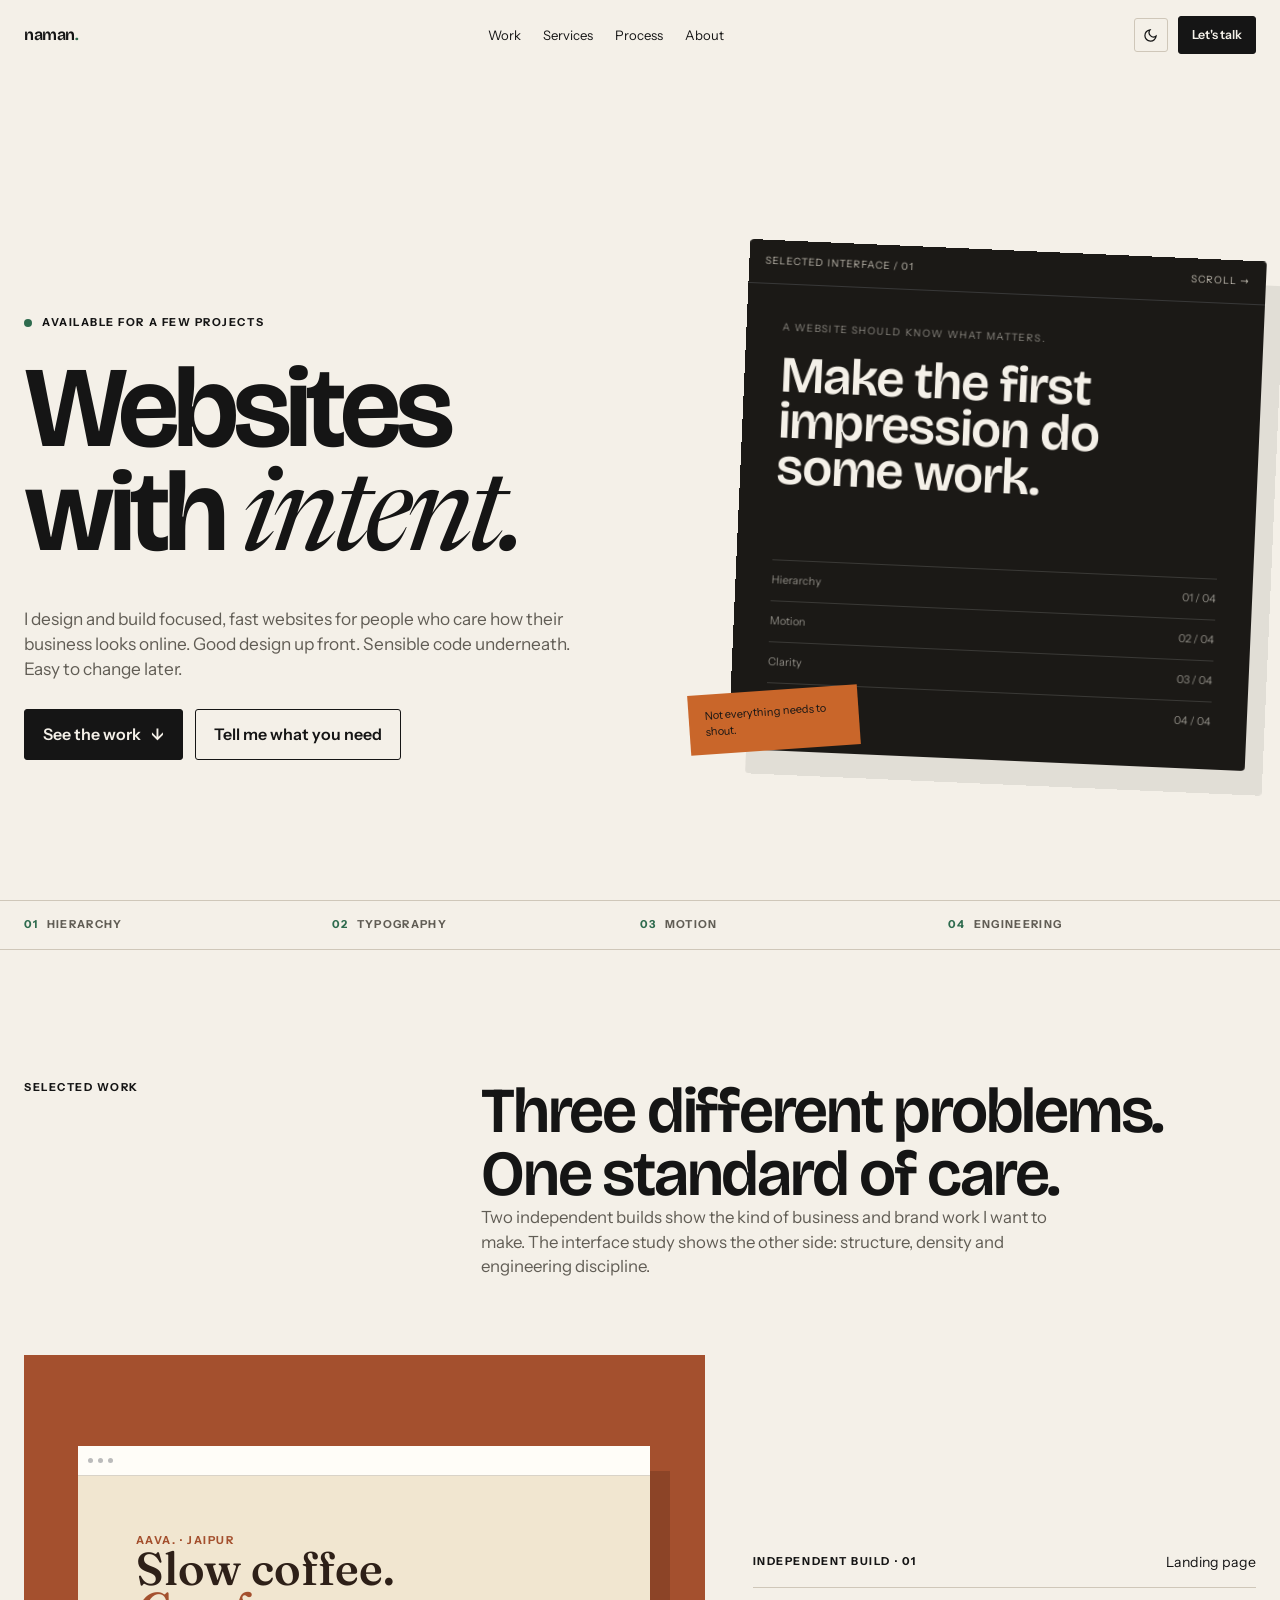
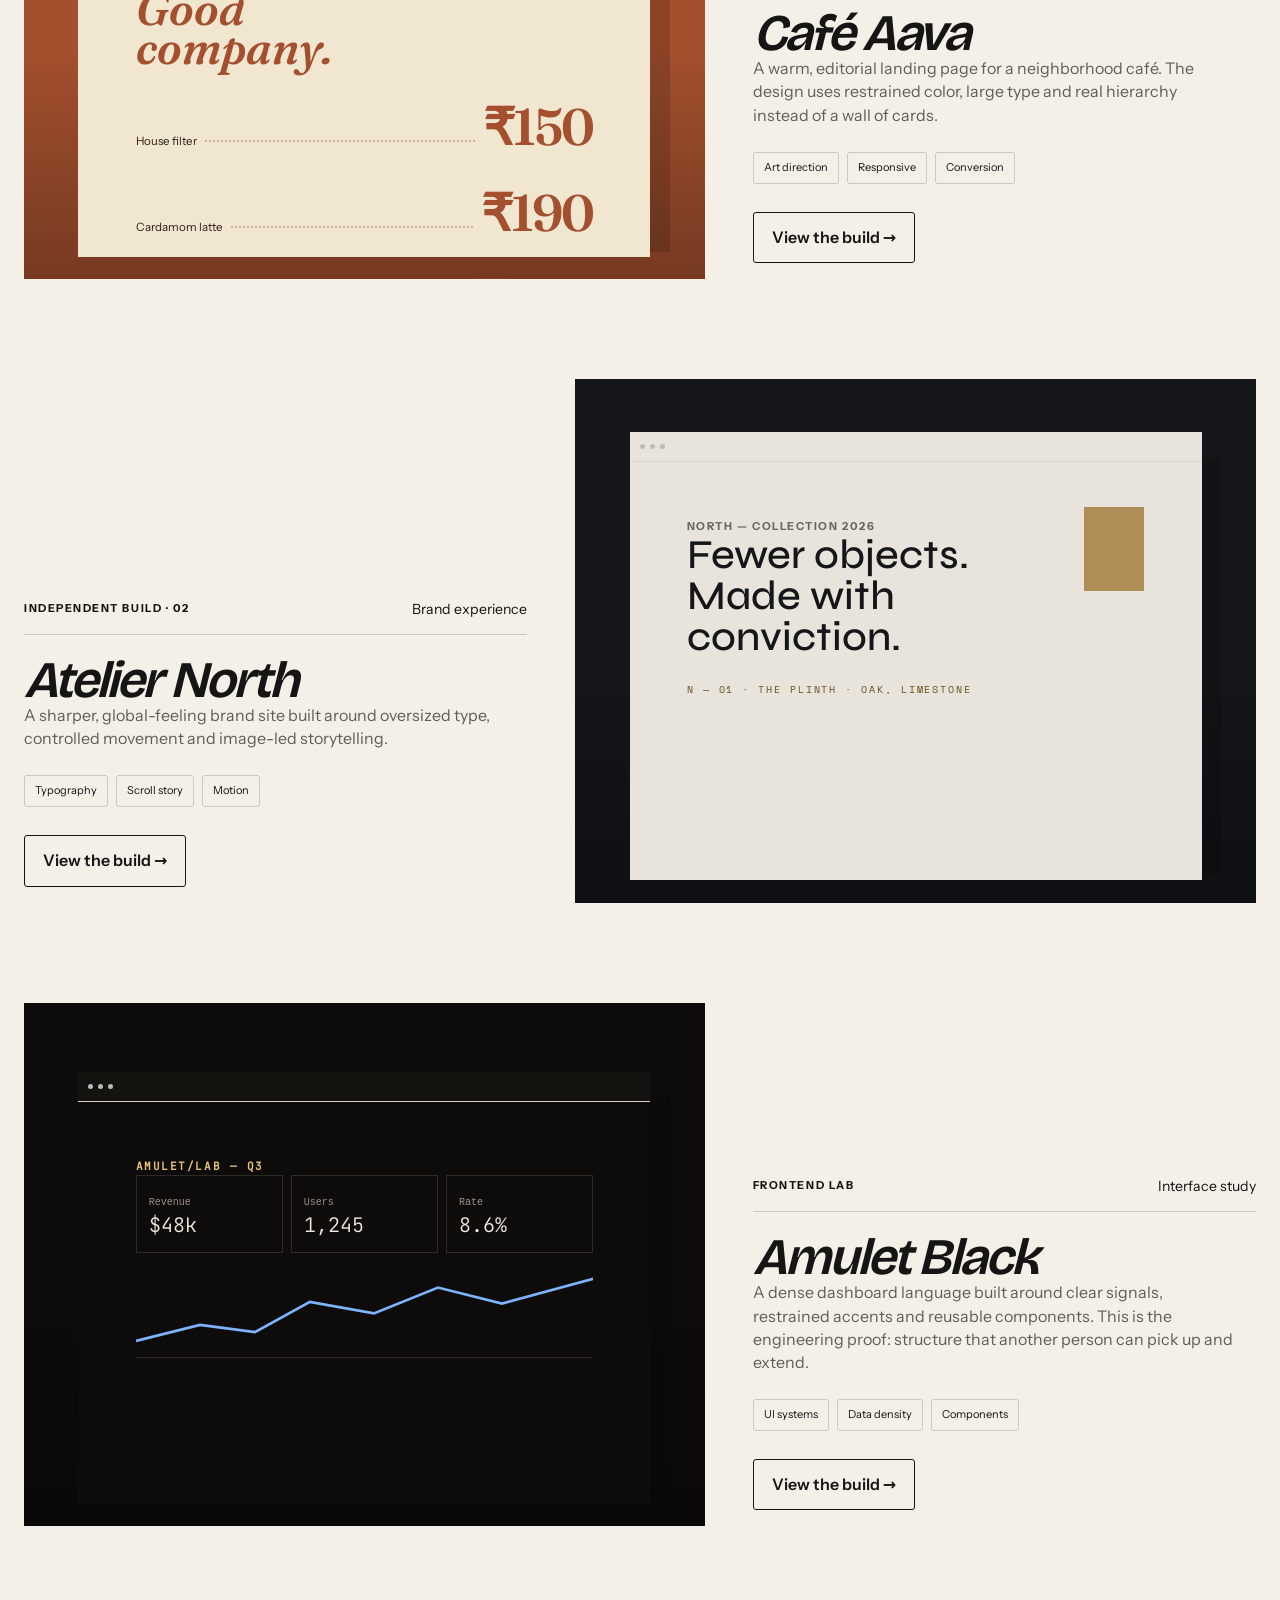
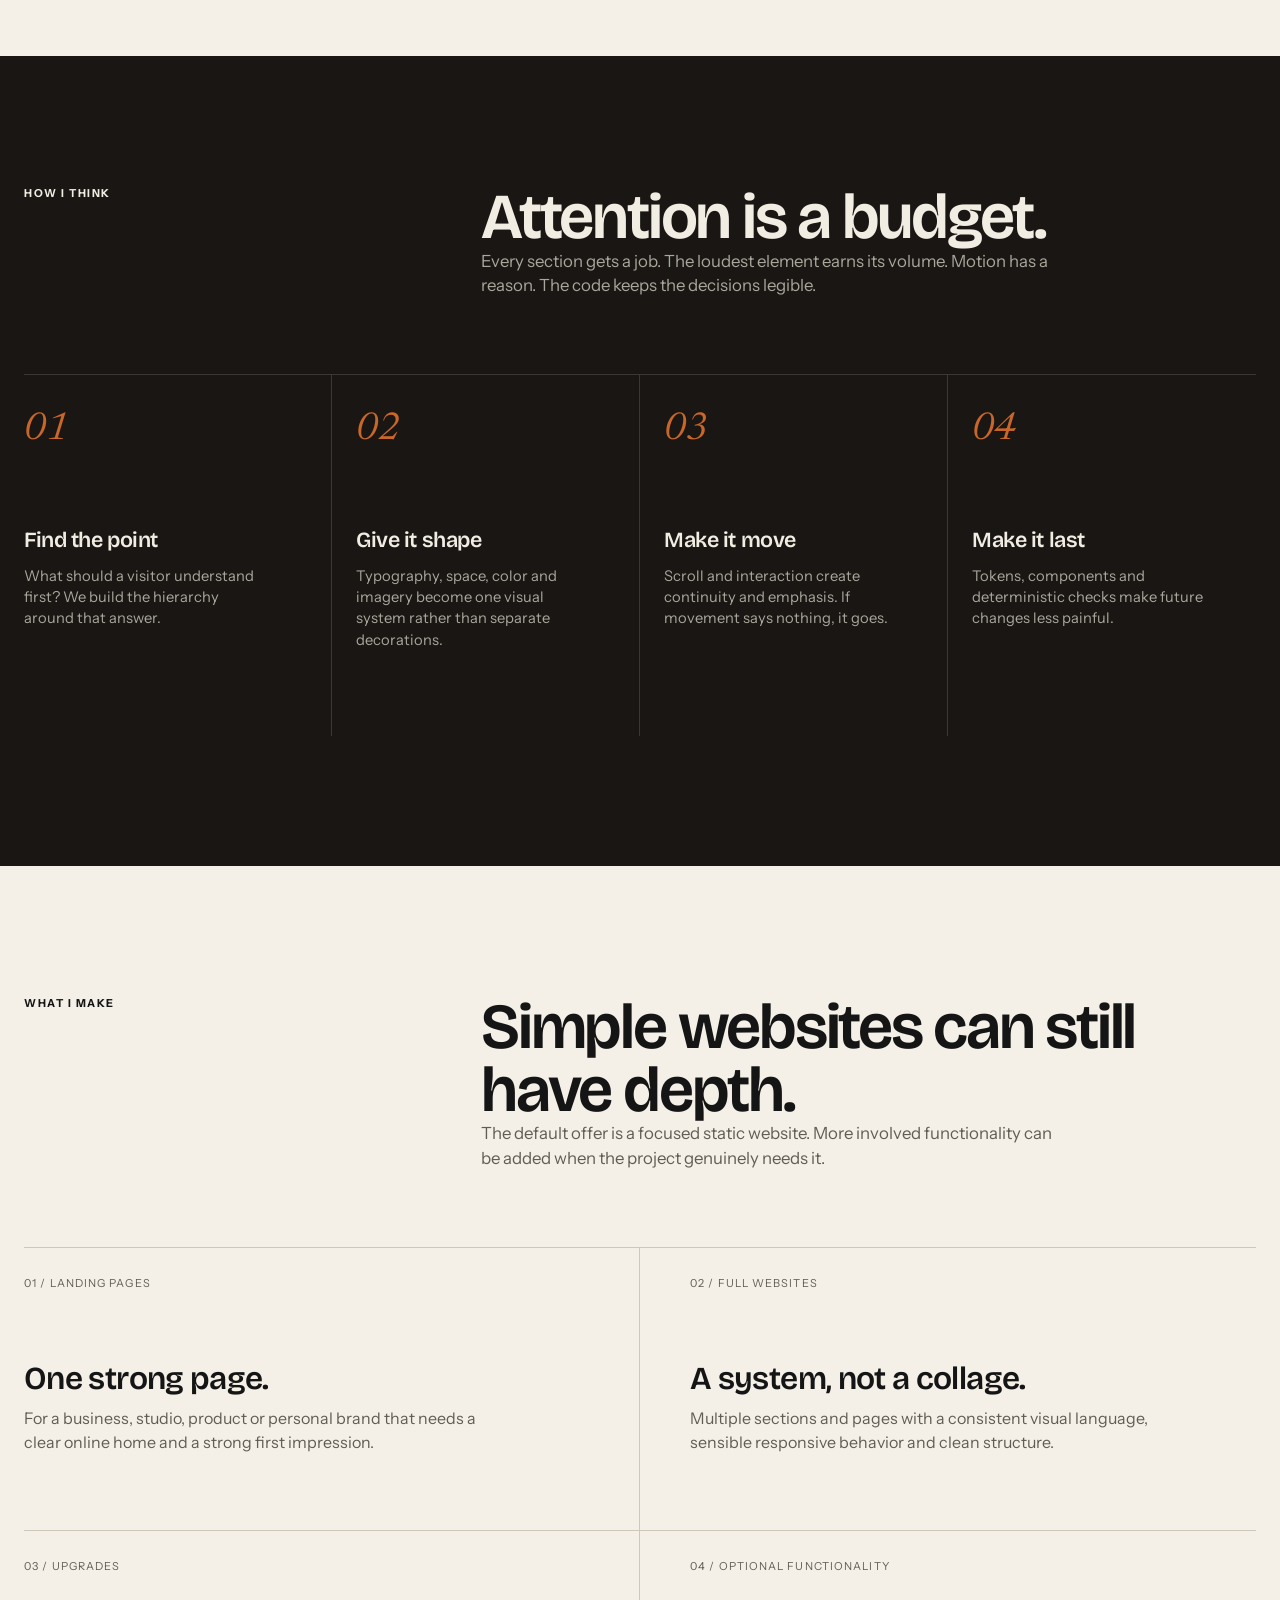
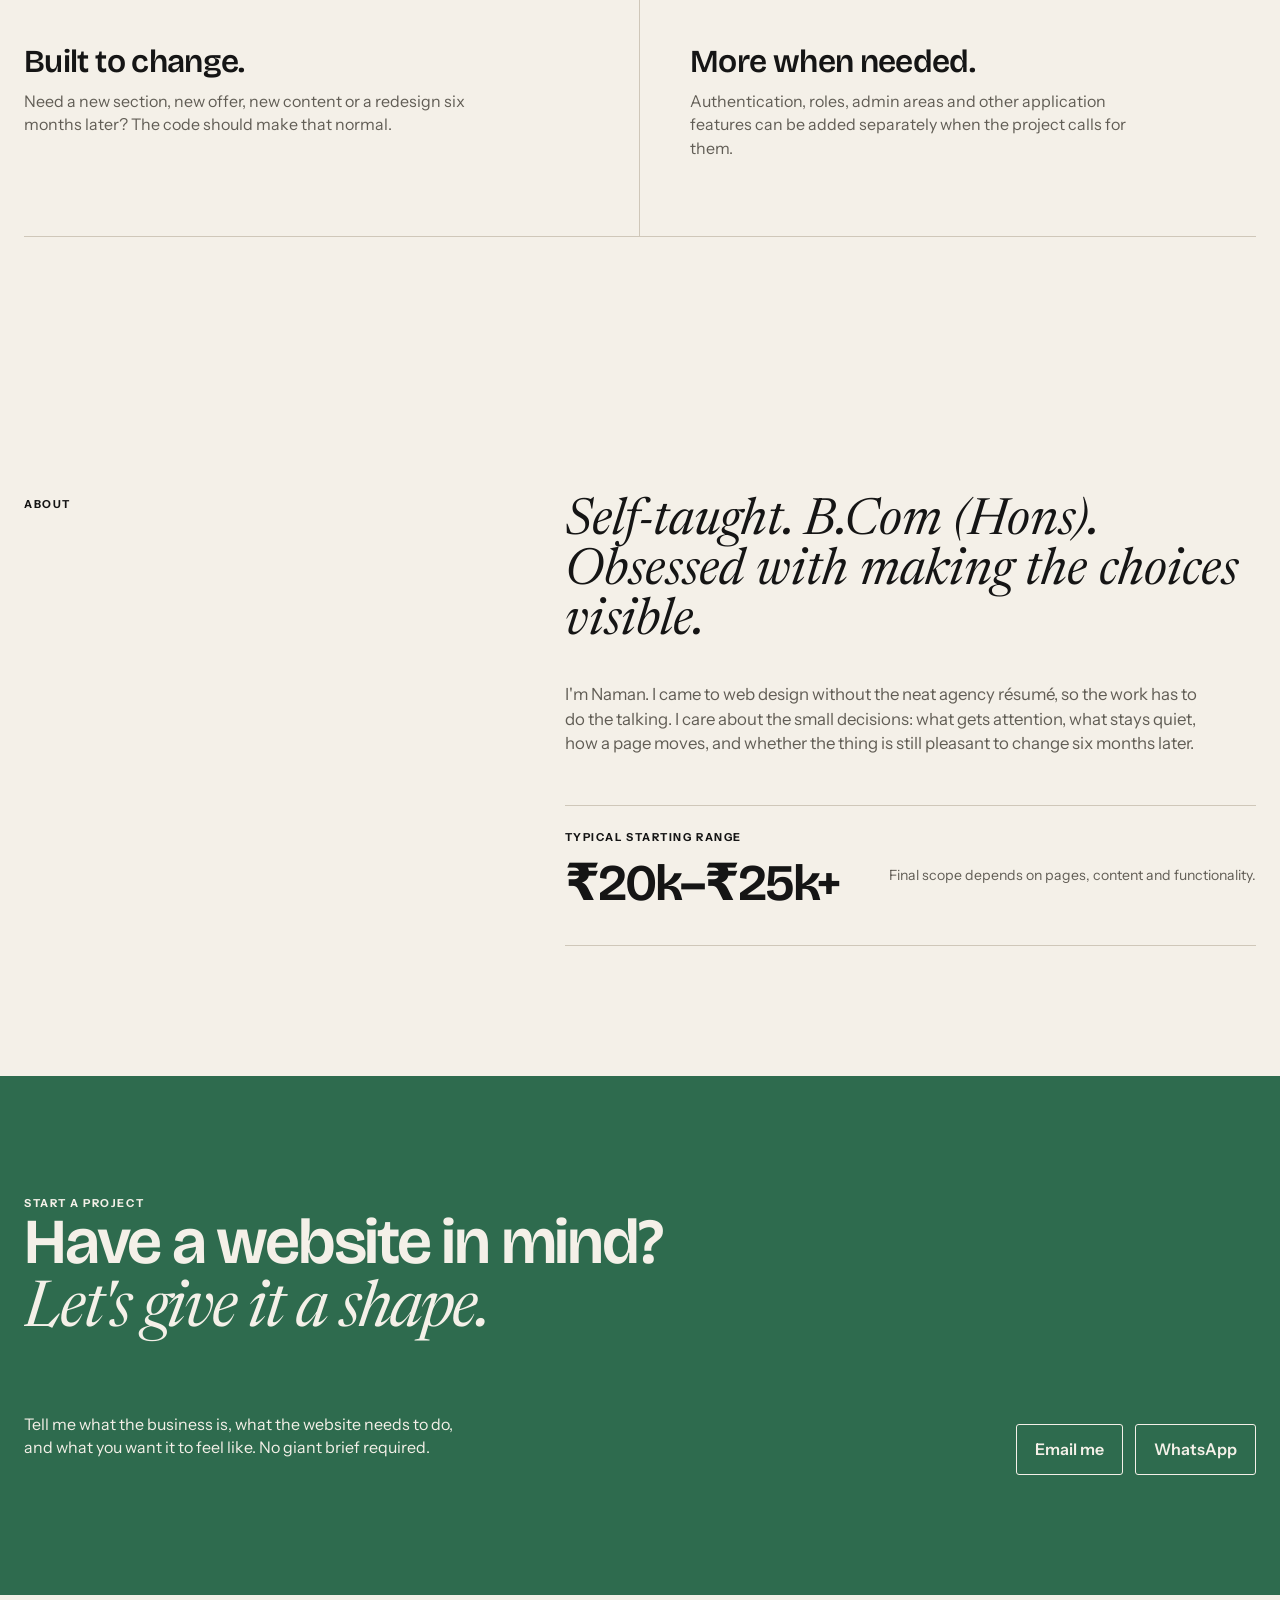
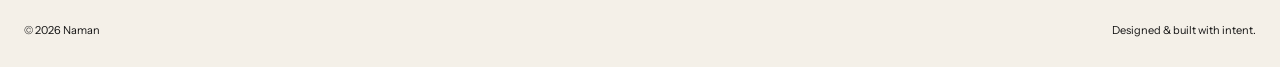
<file: index.html>
<!doctype html>
<html lang="en">
<head>
<meta charset="utf-8"><meta name="viewport" content="width=device-width,initial-scale=1">
<meta name="description" content="Naman designs and builds modern websites for real businesses.">
<title>Naman — Websites with intent.</title>
<script>/* theme before first paint — no flash; .js gates all hidden-until-revealed CSS */
document.documentElement.classList.add('js');
try{const t=localStorage.getItem('theme')||(matchMedia('(prefers-color-scheme: dark)').matches?'dark':'light');document.documentElement.dataset.theme=t;}catch(e){}</script>
<link rel="icon" href="data:image/svg+xml,%3Csvg xmlns='http://www.w3.org/2000/svg' viewBox='0 0 32 32'%3E%3Crect width='32' height='32' rx='7' fill='%23151515'/%3E%3Ctext x='16' y='23' font-family='Georgia,serif' font-size='19' font-style='italic' text-anchor='middle' fill='%23f4f0e8'%3En%3C/text%3E%3C/svg%3E">
<link rel="preload" href="assets/fonts/bricolage-normal.woff2" as="font" type="font/woff2" crossorigin>
<link rel="preload" href="assets/fonts/instrument-normal.woff2" as="font" type="font/woff2" crossorigin>
<link rel="stylesheet" href="assets/site.css">
</head>
<body>
<div class="progress" aria-hidden="true"></div>
<nav class="nav">
  <div class="container nav-inner">
  <a class="brand" href="#">naman<span>.</span></a>
  <div class="nav-links"><a href="#work">Work</a><a href="#services">Services</a><a href="#process">Process</a><a href="#about">About</a></div>
  <div class="nav-actions">
  <button class="theme-toggle" type="button" aria-label="Toggle dark mode">
    <svg class="moon" viewBox="0 0 24 24" fill="none" stroke="currentColor" stroke-width="2" aria-hidden="true"><path d="M21 12.8A9 9 0 1 1 11.2 3 7 7 0 0 0 21 12.8z"/></svg>
    <svg class="sun" viewBox="0 0 24 24" fill="none" stroke="currentColor" stroke-width="2" aria-hidden="true"><circle cx="12" cy="12" r="4"/><path d="M12 2v2M12 20v2M4.9 4.9l1.4 1.4M17.7 17.7l1.4 1.4M2 12h2M20 12h2M4.9 19.1l1.4-1.4M17.7 6.3l1.4-1.4"/></svg>
  </button>
  <a class="btn fill nav-cta" href="#contact">Let's talk</a>
  </div>
  </div>
</nav>

<main>
<section class="hero">
  <div class="container hero-grid">
    <div class="hero-copy">
      <div class="hero-kicker eyebrow"><span class="kicker-dot"></span> Available for a few projects</div>
      <div class="display">Websites with <em class="serif">intent.</em></div>
      <p>I design and build focused, fast websites for people who care how their business looks online. Good design up front. Sensible code underneath. Easy to change later.</p>
      <div class="hero-actions"><a class="btn fill" href="#work">See the work <span>↓</span></a><a class="btn" href="#contact">Tell me what you need</a></div>
    </div>
    <div class="hero-art reveal">
      <div class="art-frame">
        <div class="art-top"><span>Selected interface / 01</span><span>scroll →</span></div>
        <div class="art-main">
          <div class="tiny">A website should know what matters.</div>
          <h3>Make the first impression do some work.</h3>
          <div class="art-line"></div><div class="art-row"><span>Hierarchy</span><span>01 / 04</span></div>
          <div class="art-line"></div><div class="art-row"><span>Motion</span><span>02 / 04</span></div>
          <div class="art-line"></div><div class="art-row"><span>Clarity</span><span>03 / 04</span></div>
          <div class="art-line"></div><div class="art-row"><span>Maintainability</span><span>04 / 04</span></div>
        </div>
        </div>
      <div class="art-note">Not everything needs to shout.</div>
    </div>
  </div>
</section>

<div class="statement"><div class="statement-track container" role="presentation">
<span><b>01</b>Hierarchy</span><span><b>02</b>Typography</span><span><b>03</b>Motion</span><span><b>04</b>Engineering</span>
</div></div>

<section id="work" class="section">
  <div class="container">
    <div class="section-head reveal">
      <div><div class="eyebrow">Selected work</div></div>
      <div><h2>Three different problems. One standard of care.</h2><p>Two independent builds show the kind of business and brand work I want to make. The interface study shows the other side: structure, density and engineering discipline.</p></div>
    </div>

    <div class="work-list">
      <article class="work reveal">
        <div class="work-visual cafe">
          <div class="browser">
            <div class="browser-top"><b></b><b></b><b></b></div>
            <div class="browser-body">
              <div class="eyebrow" style="color:#a4502e">aava. · Jaipur</div>
              <h4>Slow coffee. <em style="color:#a4502e">Good company.</em></h4>
              <div class="mock-row"><span>House filter</span><span class="dots"></span><span class="price">₹150</span></div>
              <div class="mock-row"><span>Cardamom latte</span><span class="dots"></span><span class="price">₹190</span></div>
              <div class="mock-row"><span>Cold brew</span><span class="dots"></span><span class="price">₹220</span></div>
            </div>
          </div>
        </div>
        <div>
          <div class="work-meta"><span class="eyebrow">Independent build · 01</span><span class="small">Landing page</span></div>
          <div class="work-title serif">Café Aava</div>
          <p class="work-copy">A warm, editorial landing page for a neighborhood café. The design uses restrained color, large type and real hierarchy instead of a wall of cards.</p>
          <div class="work-tags"><span class="tag">Art direction</span><span class="tag">Responsive</span><span class="tag">Conversion</span></div>
          <p style="margin-top:28px"><a class="btn" href="showcases/cafe-aava/">View the build →</a></p>
        </div>
      </article>

      <article class="work reveal">
        <div class="work-visual atelier">
          <div class="browser">
            <div class="browser-top"><b></b><b></b><b></b></div>
            <div class="browser-body">
              <div class="eyebrow">North — Collection 2026</div>
              <h4>Fewer objects. Made with conviction.</h4>
              <div class="mock-meta">N — 01 · The Plinth · oak, limestone</div>
              <div class="atelier-shape" style="border-radius:0;background:#b08d57;width:60px;height:84px"></div>
            </div>
          </div>
        </div>
        <div>
          <div class="work-meta"><span class="eyebrow">Independent build · 02</span><span class="small">Brand experience</span></div>
          <div class="work-title serif">Atelier North</div>
          <p class="work-copy">A sharper, global-feeling brand site built around oversized type, controlled movement and image-led storytelling.</p>
          <div class="work-tags"><span class="tag">Typography</span><span class="tag">Scroll story</span><span class="tag">Motion</span></div>
          <p style="margin-top:28px"><a class="btn" href="showcases/atelier-north/">View the build →</a></p>
        </div>
      </article>

      <article class="work reveal">
        <div class="work-visual lab">
          <div class="browser">
            <div class="browser-top"><b></b><b></b><b></b></div>
            <div class="browser-body">
              <div class="eyebrow mono-tag" style="color:#e8c37a;font-family:'JetBrains Mono',monospace">amulet/lab — q3</div>
              <div class="kpi-row"><div class="kpi"><span>Revenue</span><b>$48k</b></div><div class="kpi"><span>Users</span><b>1,245</b></div><div class="kpi"><span>Rate</span><b>8.6%</b></div></div>
              <div class="chart"><svg viewBox="0 0 500 100" preserveAspectRatio="none"><polyline points="0,82 70,64 130,72 190,38 260,51 330,22 400,40 500,12" fill="none" stroke="#7db4ff" stroke-width="3"/></svg></div>
            </div>
          </div>
        </div>
        <div>
          <div class="work-meta"><span class="eyebrow">Frontend Lab</span><span class="small">Interface study</span></div>
          <div class="work-title serif">Amulet Black</div>
          <p class="work-copy">A dense dashboard language built around clear signals, restrained accents and reusable components. This is the engineering proof: structure that another person can pick up and extend.</p>
          <div class="work-tags"><span class="tag">UI systems</span><span class="tag">Data density</span><span class="tag">Components</span></div>
          <p style="margin-top:28px"><a class="btn" href="showcases/frontend-lab/">View the build →</a></p>
        </div>
      </article>
    </div>
  </div>
</section>

<section class="process">
  <div class="container">
    <div class="section-head reveal"><div><div class="eyebrow">How I think</div></div><div><h2>Attention is a budget.</h2><p>Every section gets a job. The loudest element earns its volume. Motion has a reason. The code keeps the decisions legible.</p></div></div>
    <div class="process-grid stagger">
      <div class="process-step"><div class="process-no">01</div><h3>Find the point</h3><p>What should a visitor understand first? We build the hierarchy around that answer.</p></div>
      <div class="process-step"><div class="process-no">02</div><h3>Give it shape</h3><p>Typography, space, color and imagery become one visual system rather than separate decorations.</p></div>
      <div class="process-step"><div class="process-no">03</div><h3>Make it move</h3><p>Scroll and interaction create continuity and emphasis. If movement says nothing, it goes.</p></div>
      <div class="process-step"><div class="process-no">04</div><h3>Make it last</h3><p>Tokens, components and deterministic checks make future changes less painful.</p></div>
    </div>
  </div>
</section>

<section id="services" class="section">
  <div class="container">
    <div class="section-head reveal"><div><div class="eyebrow">What I make</div></div><div><h2>Simple websites can still have depth.</h2><p>The default offer is a focused static website. More involved functionality can be added when the project genuinely needs it.</p></div></div>
    <div class="services reveal">
      <div class="service"><div class="service-index">01 / LANDING PAGES</div><h3>One strong page.</h3><p>For a business, studio, product or personal brand that needs a clear online home and a strong first impression.</p></div>
      <div class="service"><div class="service-index">02 / FULL WEBSITES</div><h3>A system, not a collage.</h3><p>Multiple sections and pages with a consistent visual language, sensible responsive behavior and clean structure.</p></div>
      <div class="service"><div class="service-index">03 / UPGRADES</div><h3>Built to change.</h3><p>Need a new section, new offer, new content or a redesign six months later? The code should make that normal.</p></div>
      <div class="service"><div class="service-index">04 / OPTIONAL FUNCTIONALITY</div><h3>More when needed.</h3><p>Authentication, roles, admin areas and other application features can be added separately when the project calls for them.</p></div>
    </div>
  </div>
</section>

<section id="about" class="section">
  <div class="container about reveal">
    <div><div class="eyebrow">About</div></div>
    <div>
      <div class="about-note">Self-taught. B.Com (Hons). Obsessed with making the choices visible.</div>
      <p style="margin-top:35px;max-width:650px;color:var(--muted);font-size:1.05rem">I'm Naman. I came to web design without the neat agency résumé, so the work has to do the talking. I care about the small decisions: what gets attention, what stays quiet, how a page moves, and whether the thing is still pleasant to change six months later.</p>
      <div class="pricing-line"><div><div class="eyebrow">Typical starting range</div><div class="price">₹20k–₹25k+</div></div><div class="small muted">Final scope depends on pages, content and functionality.</div></div>
    </div>
  </div>
</section>

<section id="contact" class="contact">
  <div class="container">
    <div class="eyebrow">Start a project</div>
    <h2>Have a website in mind?<br><span class="serif">Let's give it a shape.</span></h2>
    <div class="contact-row">
      <p>Tell me what the business is, what the website needs to do, and what you want it to feel like. No giant brief required.</p>
      <div class="hero-actions"><a class="btn" href="mailto:namanurwar092@gmail.com">Email me</a><a class="btn" href="https://wa.me/916204188728">WhatsApp</a></div>
    </div>
  </div>
</section>
</main>
<footer class="footer container"><span>© 2026 Naman</span><span>Designed & built with intent.</span></footer>
<script src="assets/site.js"></script>
</body></html>
</file>
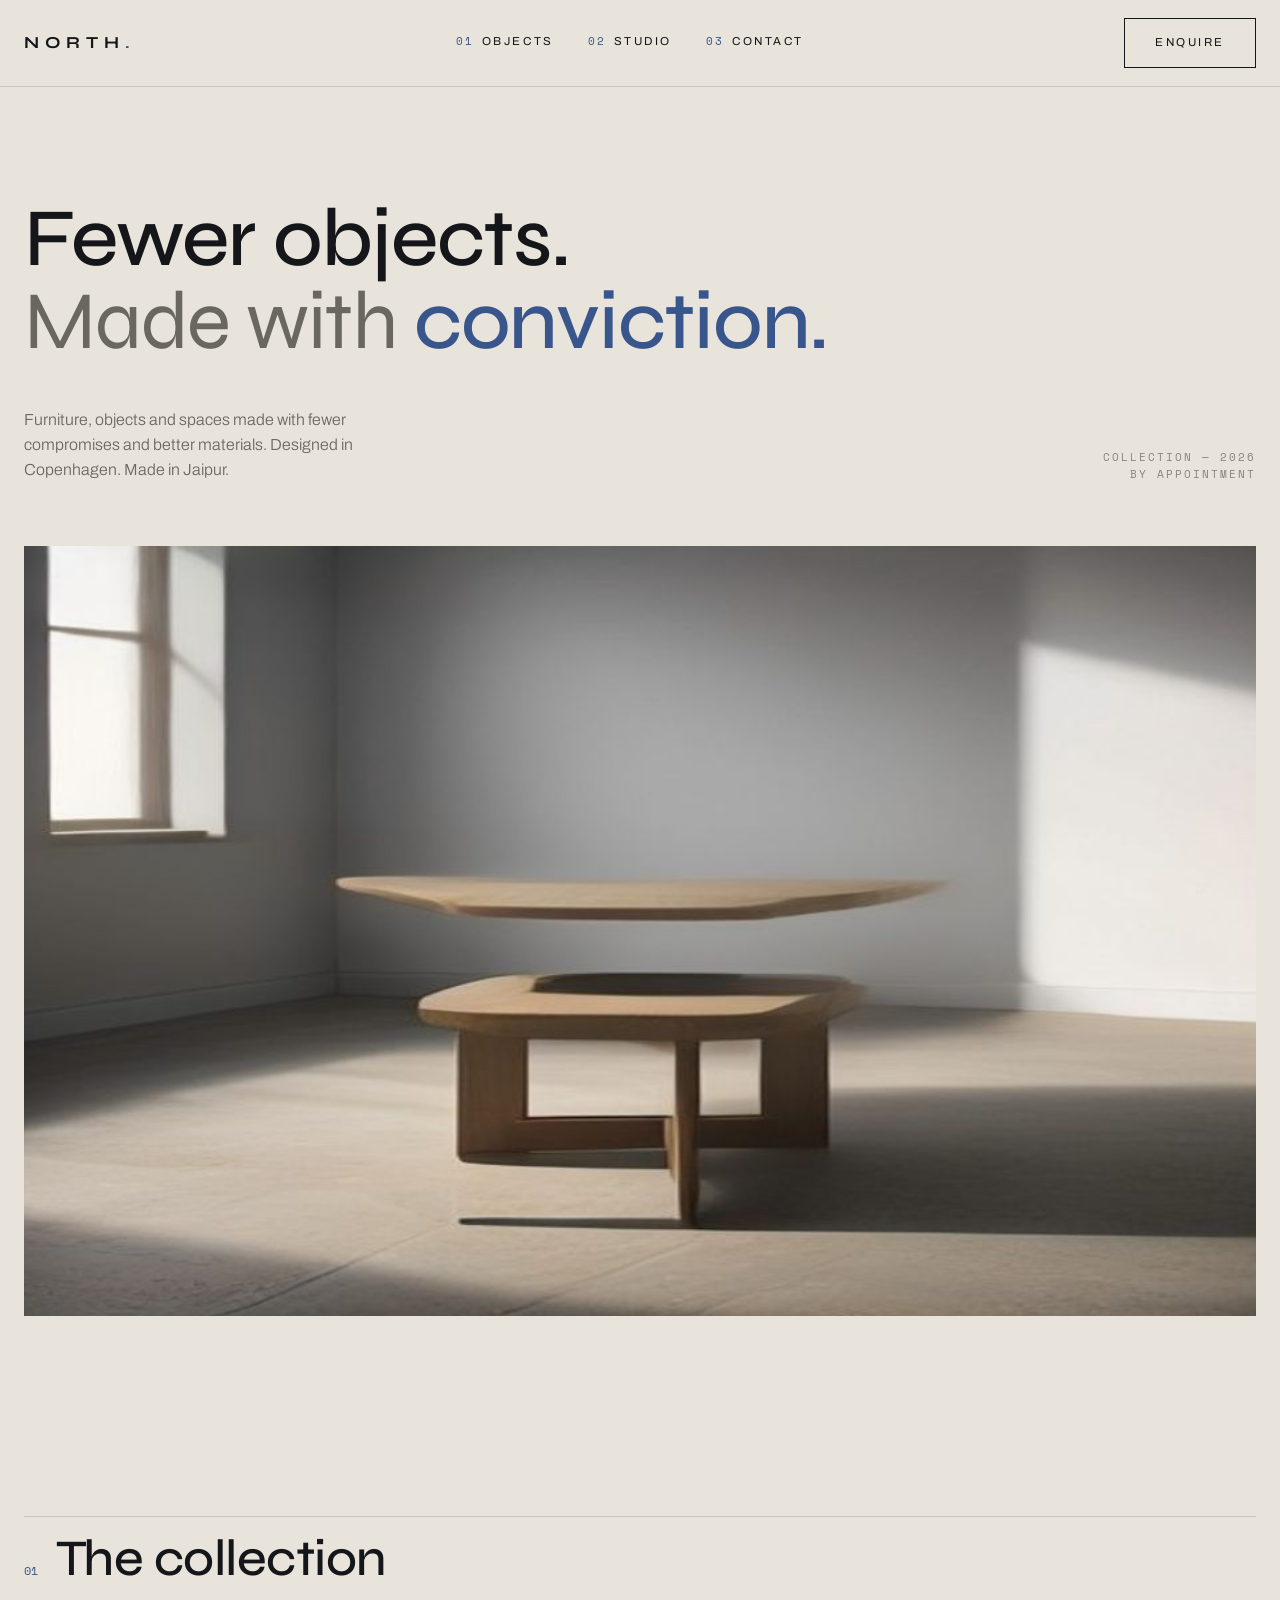
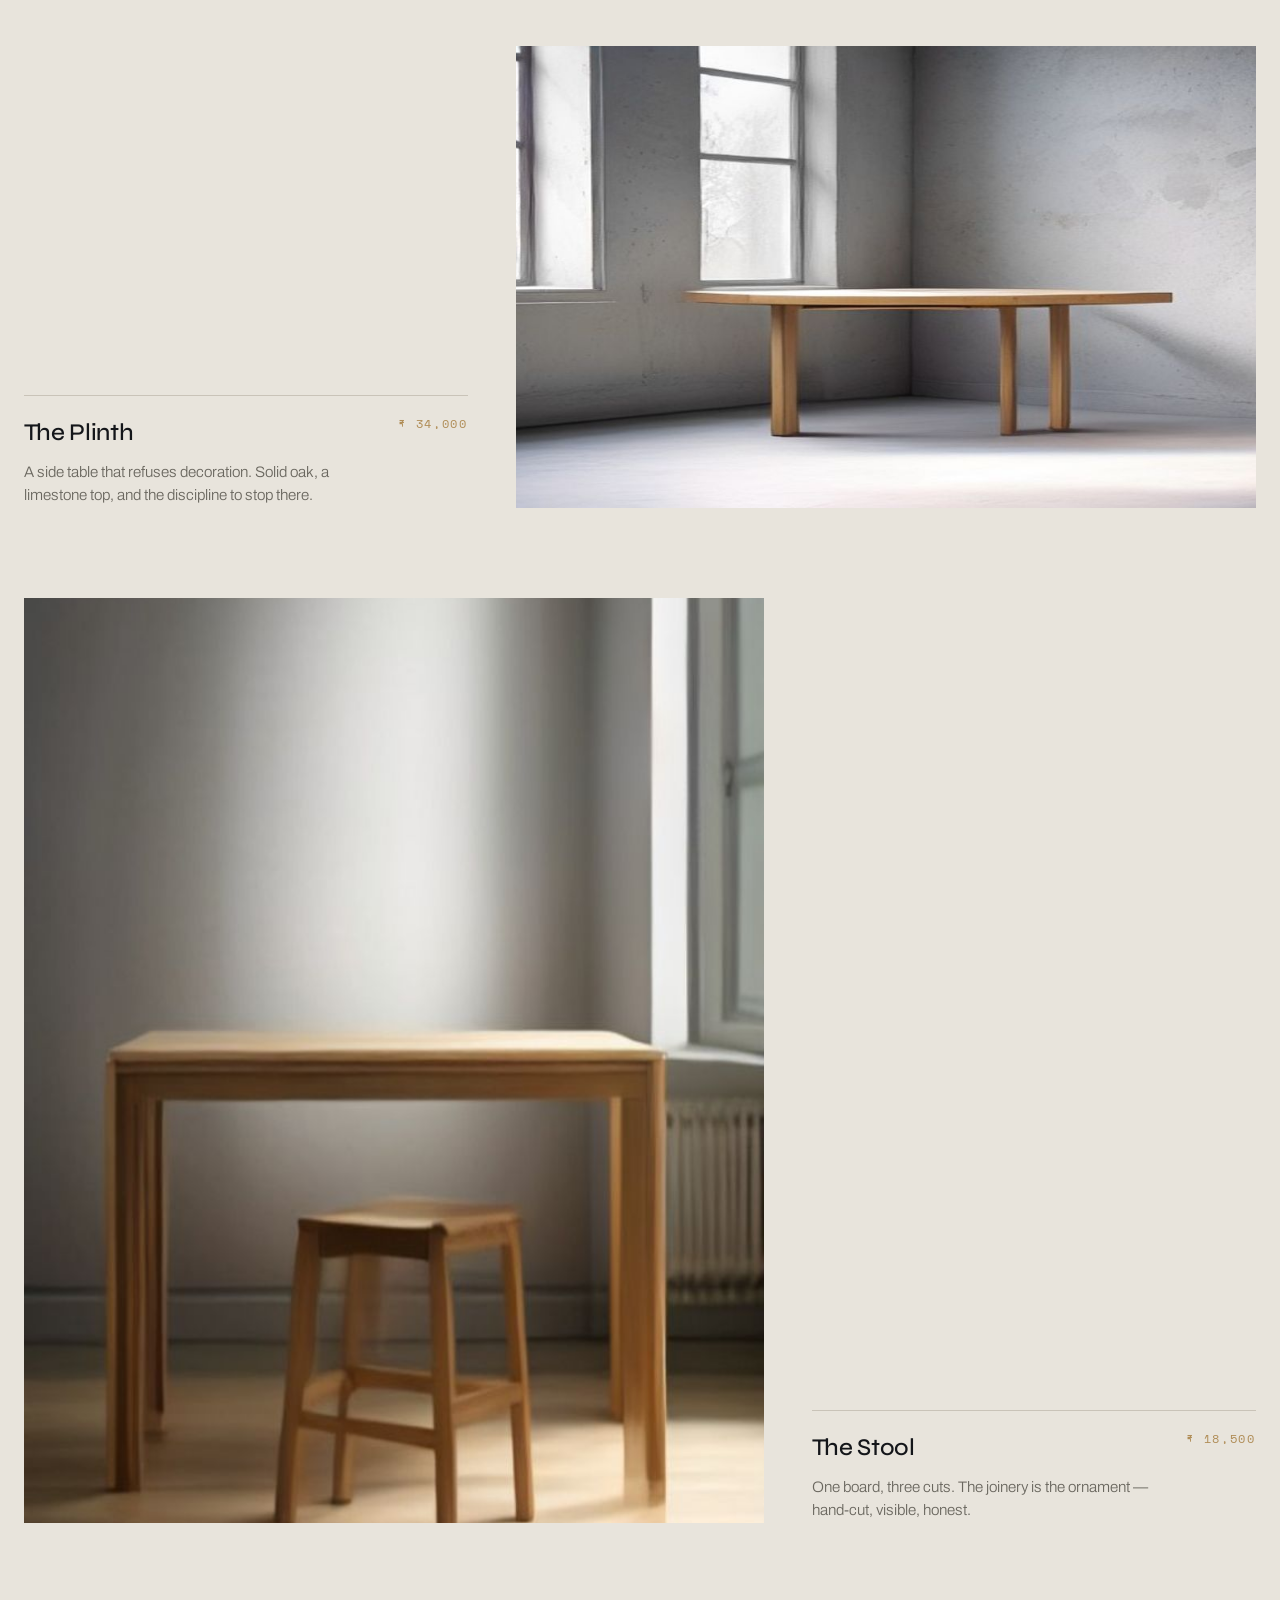
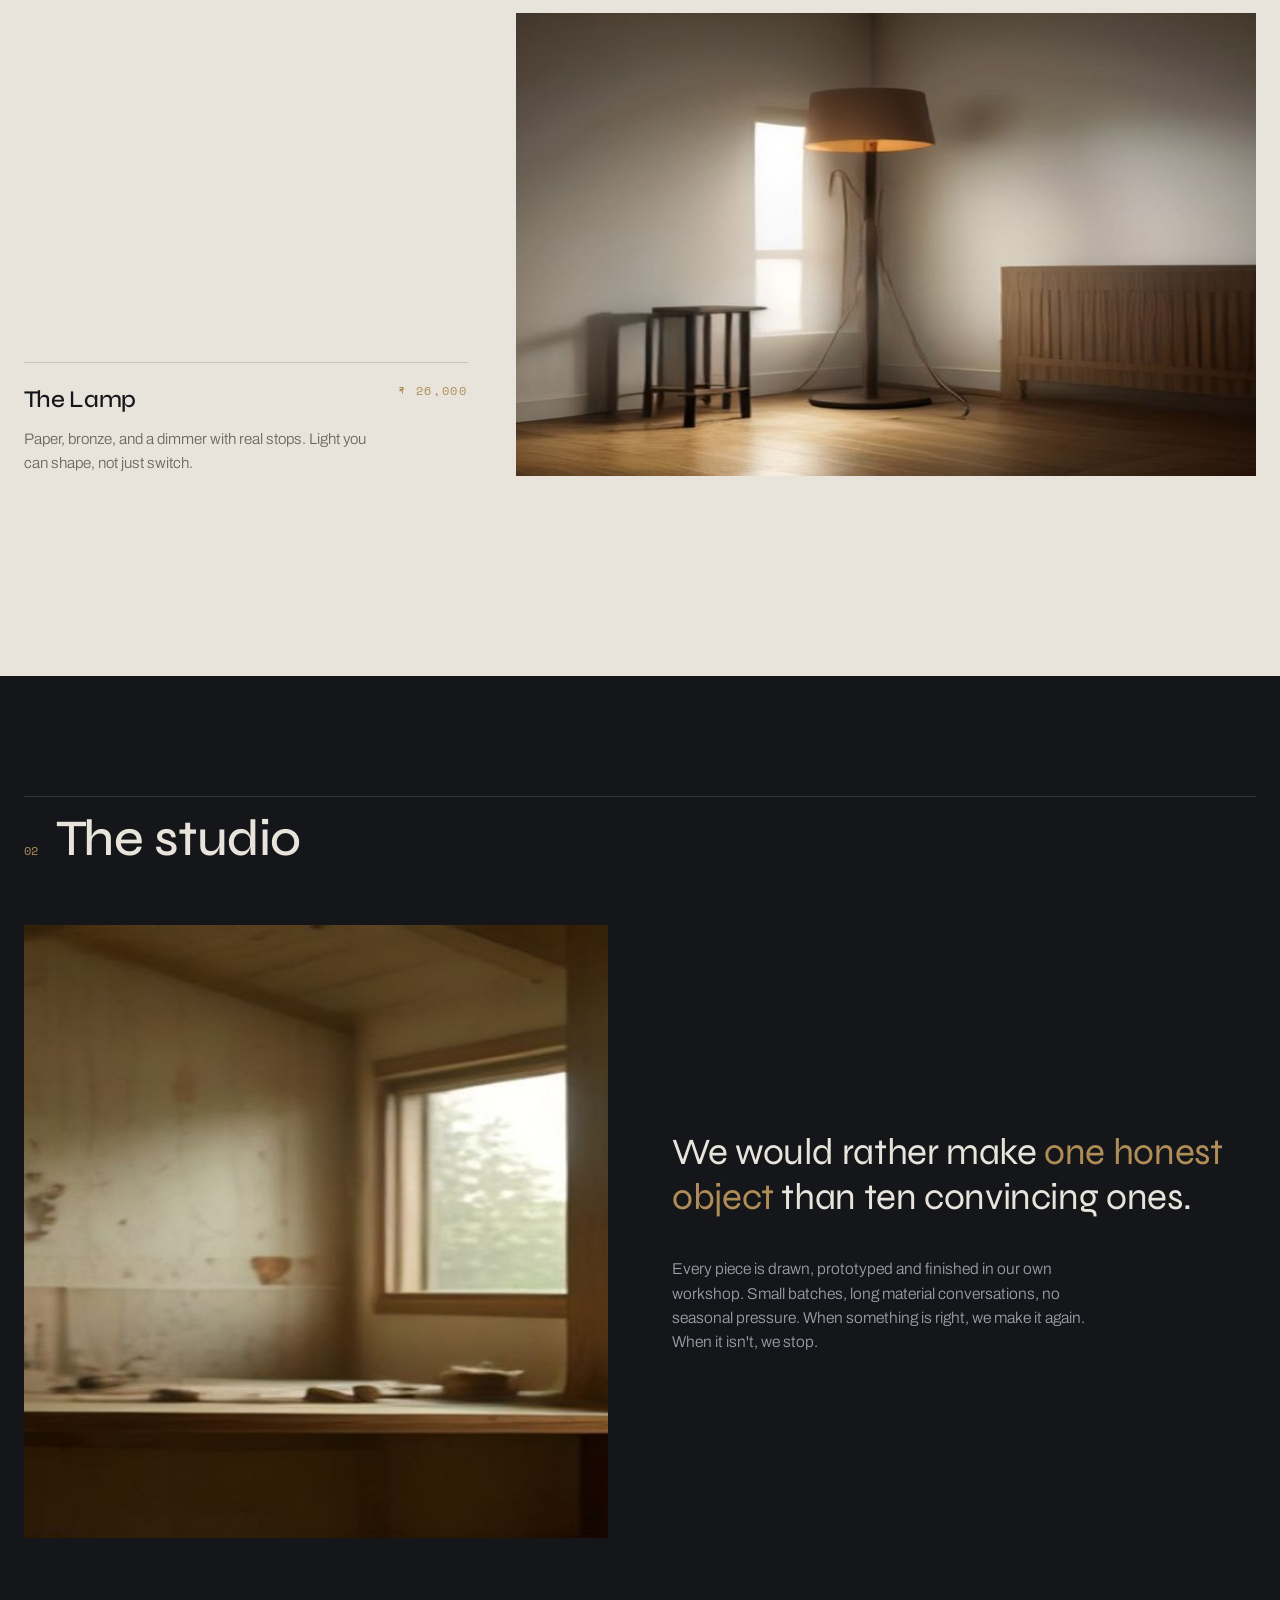
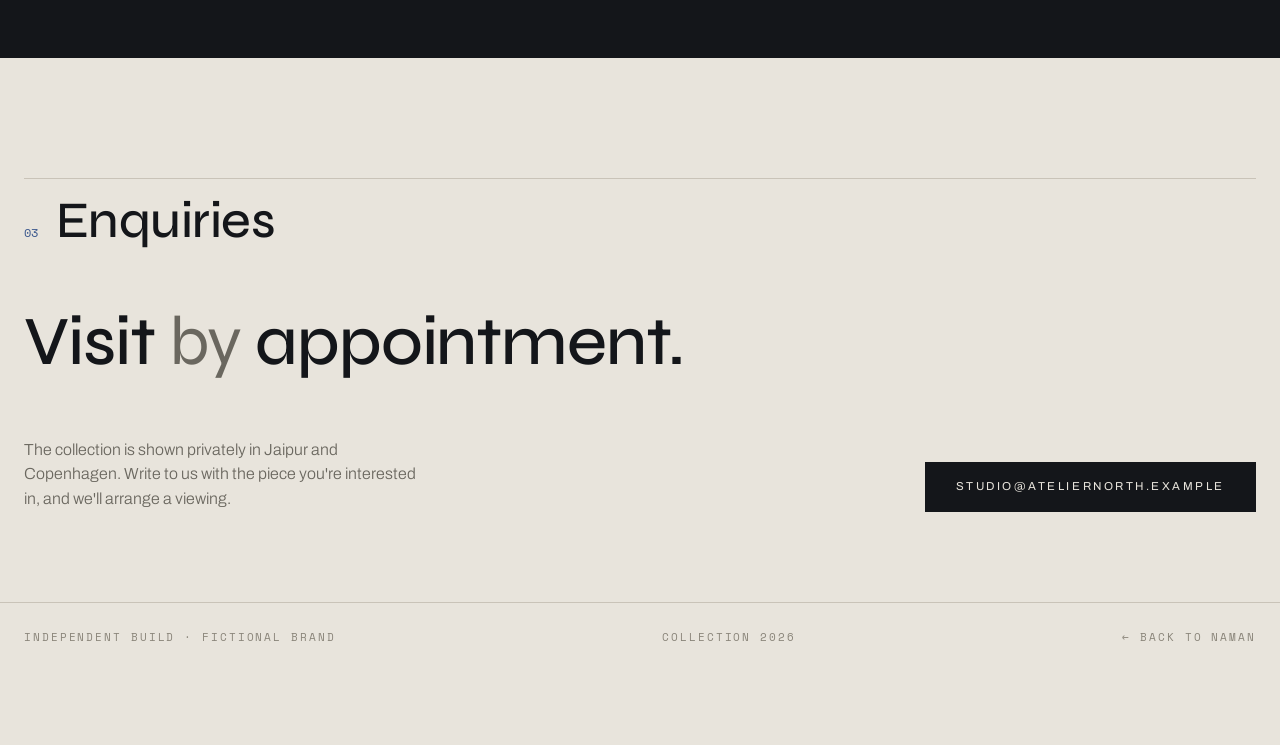
<file: showcases/atelier-north/index.html>
<!doctype html>
<html lang="en">
<head>
<meta charset="utf-8">
<meta name="viewport" content="width=device-width,initial-scale=1">
<meta name="description" content="Atelier North — furniture and objects with a point of view. Copenhagen / Jaipur.">
<title>Atelier North — Objects with a point of view.</title>
<link rel="stylesheet" href="theme.css">
</head>
<body>

<nav class="nav">
  <div class="wrap nav-in">
    <a class="logo" href="#">North<span>.</span></a>
    <div class="nav-links">
      <a href="#collection"><i>01</i>Objects</a>
      <a href="#studio"><i>02</i>Studio</a>
      <a href="#contact"><i>03</i>Contact</a>
    </div>
    <a class="btn" href="#contact">Enquire</a>
  </div>
</nav>

<section class="hero">
  <div class="wrap">
    <div class="statement reveal">Fewer objects.<br><span class="thin">Made with</span> <em>conviction.</em></div>
    <div class="hero-sub reveal">
      <p>Furniture, objects and spaces made with fewer compromises and better materials. Designed in Copenhagen. Made in Jaipur.</p>
      <div class="meta">Collection — 2026<br>By appointment</div>
    </div>
    <div class="plate hero-plate reveal">
      <img src="img/hero.jpg" alt="A oak and limestone plinth in north light" onerror="this.onerror=null;this.src=this.getAttribute('src').replace('.jpg','.svg')" onload="this.closest('.photo,.plate').classList.add('has-img')">
      <div class="ph-label">N — 01 · The Plinth · oak, limestone</div>
    </div>
  </div>
</section>

<section id="collection" class="section">
  <div class="wrap">
    <div class="sec-label reveal">
      <span class="no">01</span>
      <h2>The collection</h2>
    </div>

    <article class="obj reveal">
      <div class="obj-visual plate">
        <img src="img/plinth.jpg" alt="Oak plinth side table" onerror="this.onerror=null;this.src=this.getAttribute('src').replace('.jpg','.svg')" onload="this.closest('.photo,.plate').classList.add('has-img')">
        <div class="ph-label">N — 01 · The Plinth</div>
      </div>
      <div class="obj-cap">
        <div><h3>The Plinth</h3><p>A side table that refuses decoration. Solid oak, a limestone top, and the discipline to stop there.</p></div>
        <div class="price">₹ 34,000</div>
      </div>
    </article>

    <article class="obj reveal">
      <div class="obj-visual plate tall">
        <img src="img/stool.jpg" alt="Sculpted studio stool" onerror="this.onerror=null;this.src=this.getAttribute('src').replace('.jpg','.svg')" onload="this.closest('.photo,.plate').classList.add('has-img')">
        <div class="ph-label">N — 02 · The Stool</div>
      </div>
      <div class="obj-cap">
        <div><h3>The Stool</h3><p>One board, three cuts. The joinery is the ornament — hand-cut, visible, honest.</p></div>
        <div class="price">₹ 18,500</div>
      </div>
    </article>

    <article class="obj reveal">
      <div class="obj-visual plate">
        <img src="img/lamp.jpg" alt="Bronze and paper floor lamp" onerror="this.onerror=null;this.src=this.getAttribute('src').replace('.jpg','.svg')" onload="this.closest('.photo,.plate').classList.add('has-img')">
        <div class="ph-label">N — 03 · The Lamp</div>
      </div>
      <div class="obj-cap">
        <div><h3>The Lamp</h3><p>Paper, bronze, and a dimmer with real stops. Light you can shape, not just switch.</p></div>
        <div class="price">₹ 26,000</div>
      </div>
    </article>
  </div>
</section>

<section id="studio" class="studio">
  <div class="wrap">
    <div class="sec-label reveal">
      <span class="no">02</span>
      <h2>The studio</h2>
    </div>
    <div class="studio-grid">
      <div class="plate reveal">
        <img src="img/studio.jpg" alt="The Atelier North workshop" onerror="this.onerror=null;this.src=this.getAttribute('src').replace('.jpg','.svg')" onload="this.closest('.photo,.plate').classList.add('has-img')">
        <div class="ph-label" style="color:#6f7682">The workshop · Jaipur</div>
      </div>
      <div class="reveal">
        <p class="studio-quote">We would rather make <em>one honest object</em> than ten convincing ones.</p>
        <p class="studio-note">Every piece is drawn, prototyped and finished in our own workshop. Small batches, long material conversations, no seasonal pressure. When something is right, we make it again. When it isn't, we stop.</p>
      </div>
    </div>
  </div>
</section>

<section id="contact" class="contact">
  <div class="wrap">
    <div class="sec-label reveal">
      <span class="no">03</span>
      <h2>Enquiries</h2>
    </div>
    <div class="statement reveal">Visit <span class="thin">by</span> appointment.</div>
    <div class="contact-row reveal">
      <p>The collection is shown privately in Jaipur and Copenhagen. Write to us with the piece you're interested in, and we'll arrange a viewing.</p>
      <a class="btn dark" href="mailto:studio@ateliernorth.example">studio@ateliernorth.example</a>
    </div>
  </div>
  <footer class="footer">
    <div class="wrap footer-row">
      <span>Independent build · fictional brand</span>
      <span>Collection 2026</span>
      <a href="../../">← Back to Naman</a>
    </div>
  </footer>
</footer>
</section>

<script>
const io=new IntersectionObserver(es=>{es.forEach(e=>{if(e.isIntersecting){e.target.classList.add('in');io.unobserve(e.target)}})},{threshold:.18});
document.querySelectorAll('.reveal,.plate').forEach(el=>io.observe(el));
</script>
</body>
</html>
</file>
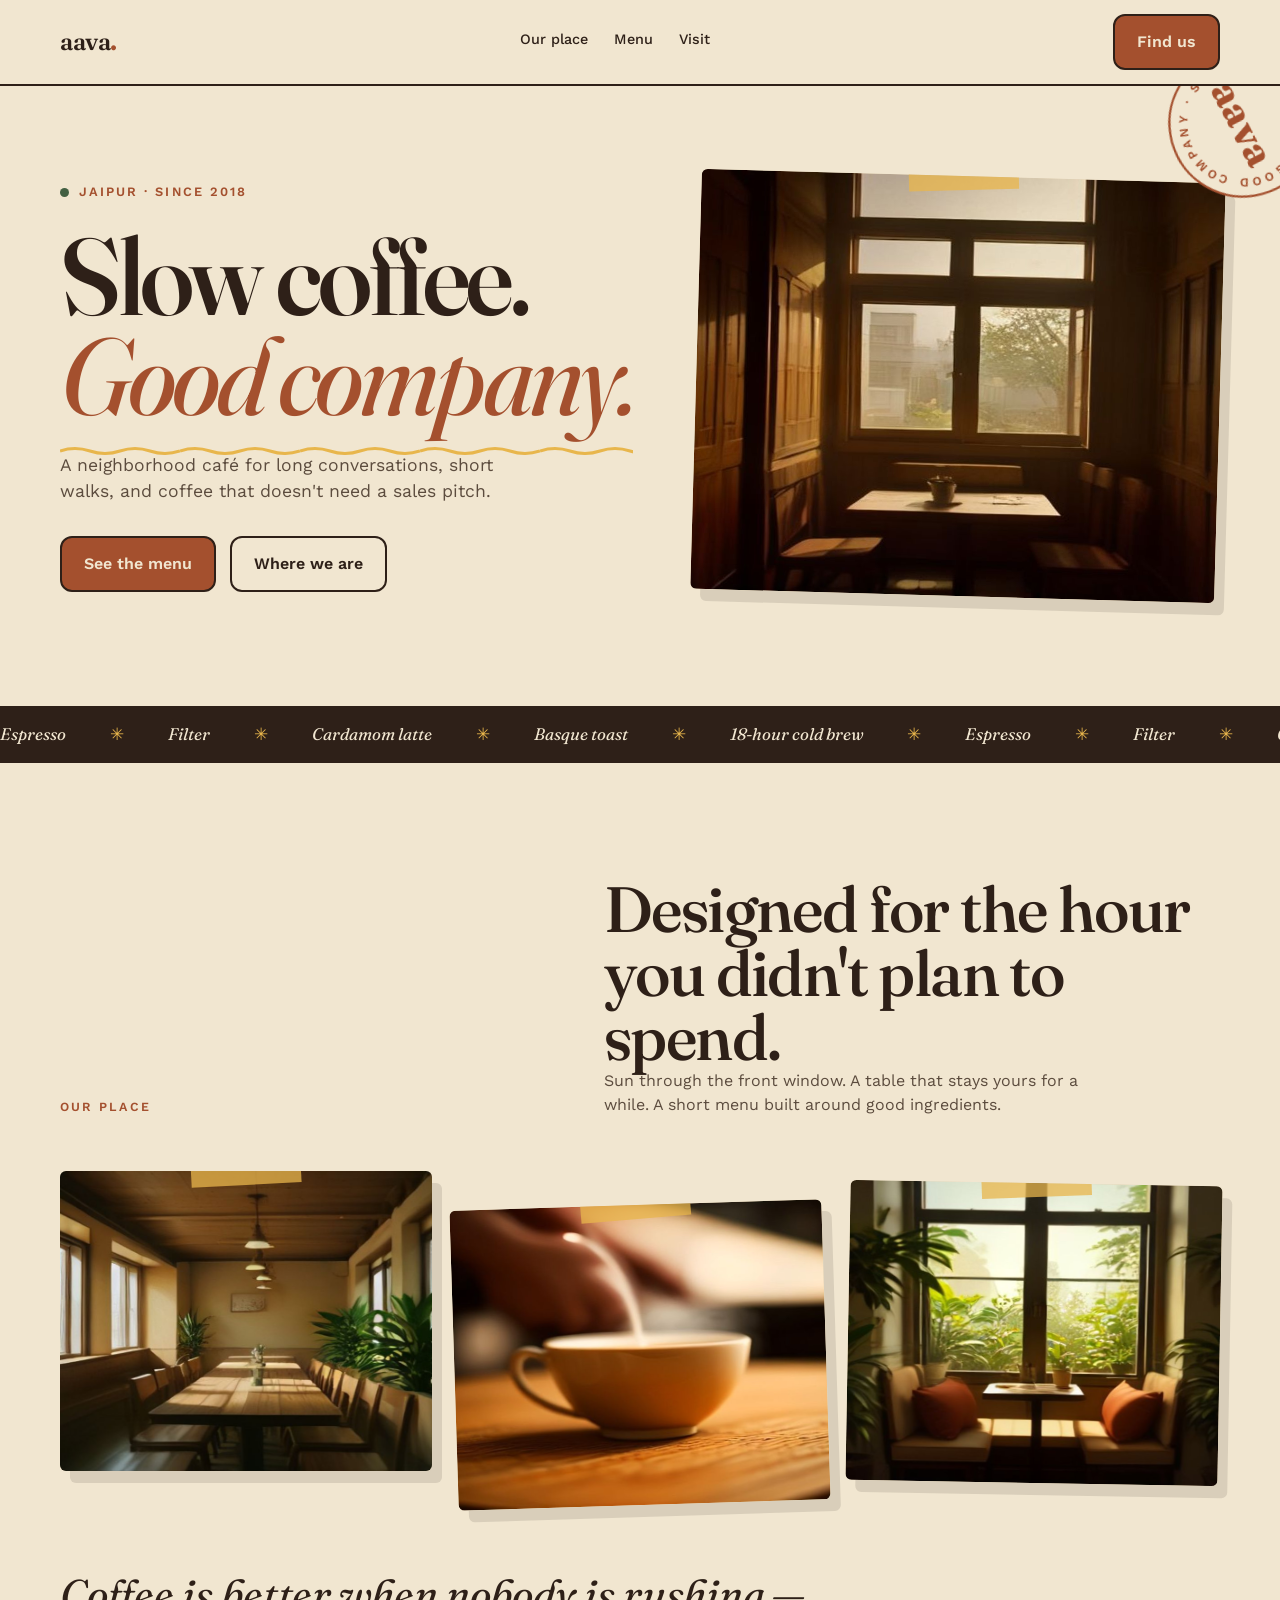
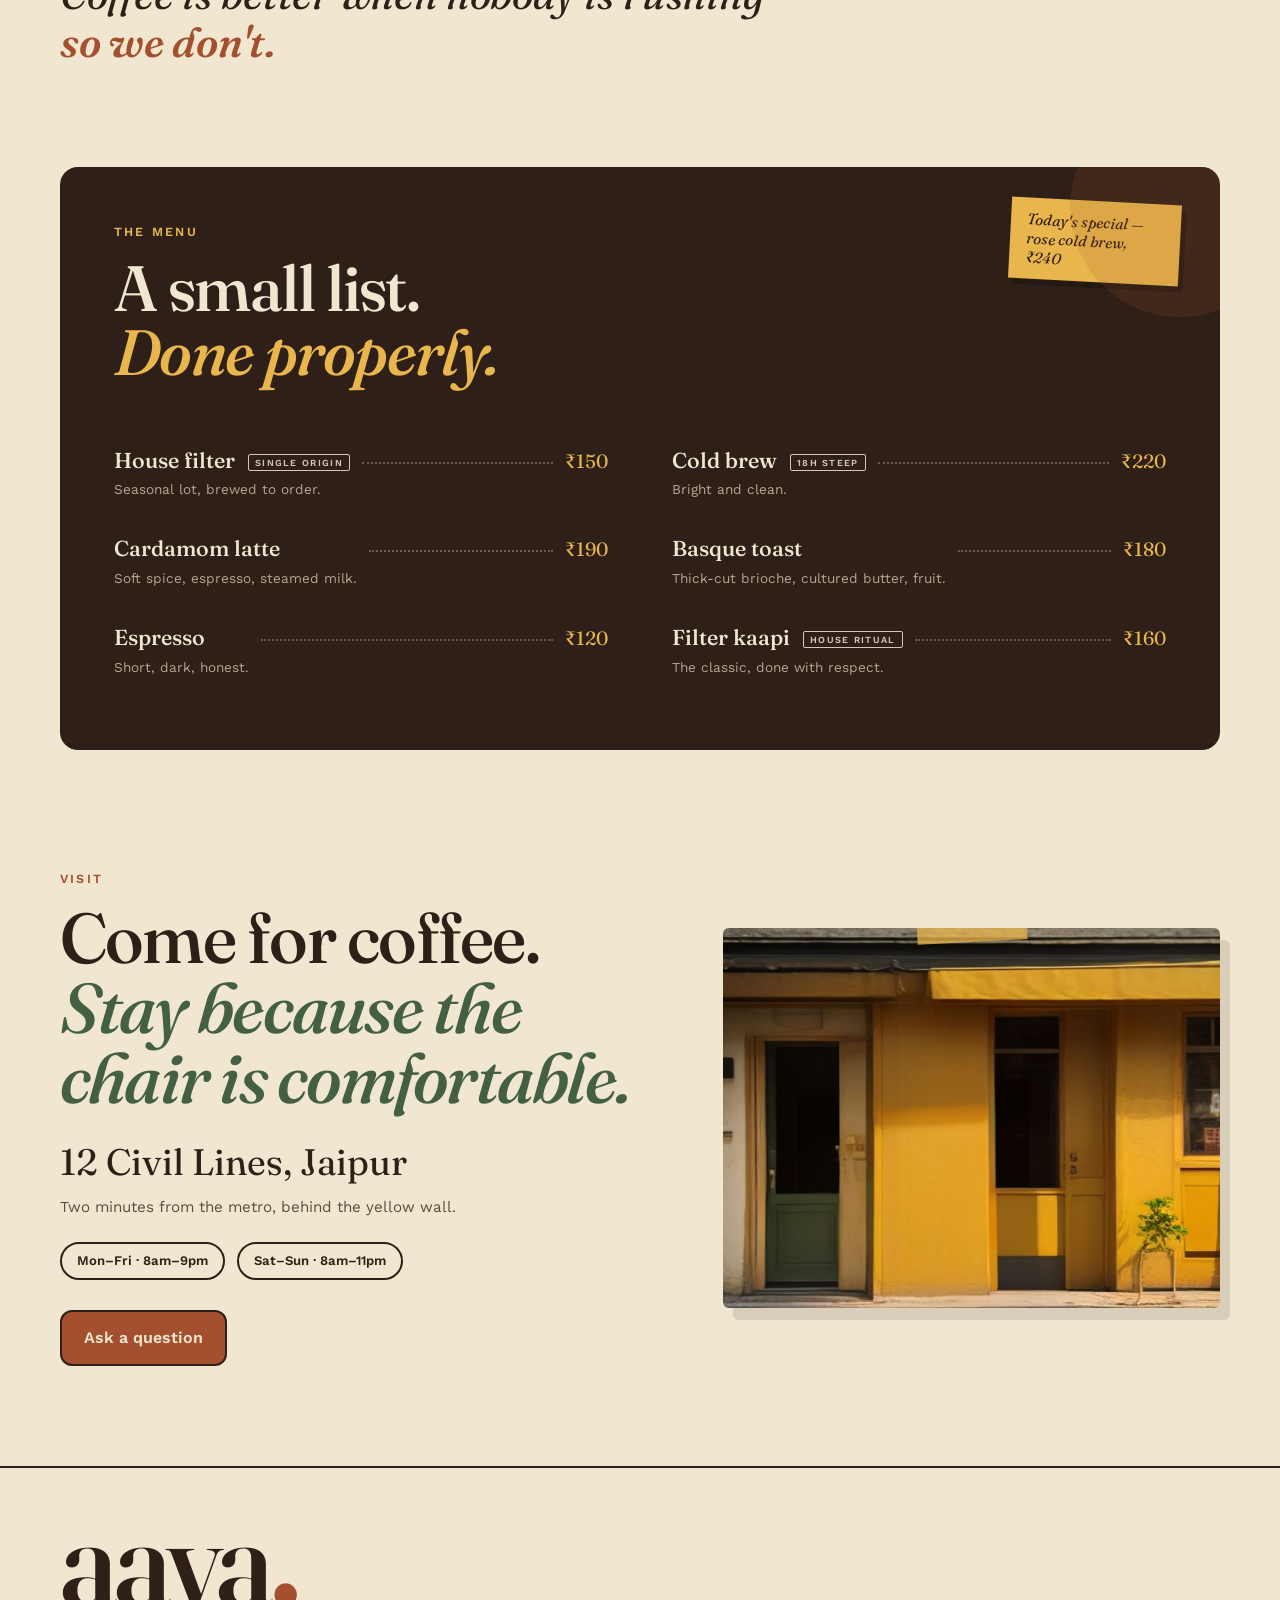
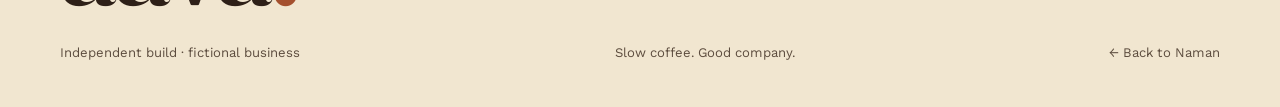
<file: showcases/cafe-aava/index.html>
<!doctype html>
<html lang="en">
<head>
<meta charset="utf-8">
<meta name="viewport" content="width=device-width,initial-scale=1">
<meta name="description" content="Café Aava — a neighborhood café in Jaipur. Slow coffee, good company.">
<title>Café Aava — Slow coffee. Good company.</title>
<link rel="stylesheet" href="theme.css">
</head>
<body>

<nav class="nav">
  <div class="wrap nav-in">
    <a class="logo" href="#">aava<b>.</b></a>
    <div class="nav-links"><a href="#story">Our place</a><a href="#menu">Menu</a><a href="#visit">Visit</a></div>
    <a class="btn solid" href="#visit">Find us</a>
  </div>
</nav>

<section class="hero" style="overflow:visible">
  <div class="wrap hero-grid">
    <div class="hero-copy reveal">
      <div class="kicker">Jaipur · Since 2018</div>
      <h1>Slow coffee.<br><em><span class="wavy">Good company.</span></em></h1>
      <p>A neighborhood café for long conversations, short walks, and coffee that doesn't need a sales pitch.</p>
      <div class="hero-actions">
        <a class="btn solid" href="#menu">See the menu</a>
        <a class="btn" href="#visit">Where we are</a>
      </div>
    </div>
    <div class="reveal">
      <div class="photo">
        <img src="img/hero.jpg" alt="Warm morning light inside Café Aava"
             onerror="this.onerror=null;this.src=this.getAttribute('src').replace('.jpg','.svg')" onload="this.closest('.photo,.plate').classList.add('has-img')">
        <div class="ph-label">photo · the first table by the window</div>
      </div>
      <div class="stamp" data-scroll-spin aria-hidden="true">
        <svg viewBox="0 0 100 100">
          <defs><path id="circ" d="M50,50 m-37,0 a37,37 0 1,1 74,0 a37,37 0 1,1 -74,0"/></defs>
          <circle cx="50" cy="50" r="49" fill="#f1e6d0" stroke="#a4502e" stroke-width="1.5"/>
          <text font-size="8.2" letter-spacing="2.2" fill="#a4502e" font-family="Work Sans,sans-serif" font-weight="600">
            <textPath href="#circ">SLOW COFFEE · GOOD COMPANY · SINCE 2018 ·</textPath>
          </text>
        </svg>
        <div class="stamp-core"><b>aava</b></div>
      </div>
    </div>
  </div>
</section>

<div class="ribbon" aria-hidden="true"><div class="ribbon-track">
<span>Espresso</span><i>✳</i><span>Filter</span><i>✳</i><span>Cardamom latte</span><i>✳</i><span>Basque toast</span><i>✳</i><span>18-hour cold brew</span><i>✳</i><span>Espresso</span><i>✳</i><span>Filter</span><i>✳</i><span>Cardamom latte</span><i>✳</i><span>Basque toast</span><i>✳</i><span>18-hour cold brew</span><i>✳</i>
</div></div>

<section id="story" class="section">
  <div class="wrap">
    <div class="sec-head reveal">
      <div class="label">Our place</div>
      <div>
        <h2>Designed for the hour you didn't plan to spend.</h2>
        <p>Sun through the front window. A table that stays yours for a while. A short menu built around good ingredients.</p>
      </div>
    </div>
    <div class="story-grid">
      <div class="photo reveal"><img src="img/interior-1.jpg" alt="Wooden tables and terracotta walls" onerror="this.onerror=null;this.src=this.getAttribute('src').replace('.jpg','.svg')" onload="this.closest('.photo,.plate').classList.add('has-img')"><div class="ph-label">photo · the long table</div></div>
      <div class="photo reveal"><img src="img/pour.jpg" alt="A pour in progress at the counter" onerror="this.onerror=null;this.src=this.getAttribute('src').replace('.jpg','.svg')" onload="this.closest('.photo,.plate').classList.add('has-img')"><div class="ph-label">photo · the counter</div></div>
      <div class="photo reveal"><img src="img/interior-2.jpg" alt="Window seats in afternoon light" onerror="this.onerror=null;this.src=this.getAttribute('src').replace('.jpg','.svg')" onload="this.closest('.photo,.plate').classList.add('has-img')"><div class="ph-label">photo · window seats</div></div>
      <p class="story-quote reveal">Coffee is better when nobody is rushing — <b>so we don't.</b></p>
    </div>
  </div>
</section>

<section id="menu" class="section" style="padding-top:0">
  <div class="wrap">
    <div class="menu reveal">
      <div class="special">Today's special — <br>rose cold brew, ₹240</div>
      <div class="label" style="color:var(--butter)">The menu</div>
      <h2>A small list.<br><em>Done properly.</em></h2>
      <div class="menu-cols">
        <div>
          <div class="item"><div class="txt"><h3>House filter <em class="m-tag">single origin</em></h3><p>Seasonal lot, brewed to order.</p></div><div class="dots"></div><div class="price">₹150</div></div>
          <div class="item"><div class="txt"><h3>Cardamom latte</h3><p>Soft spice, espresso, steamed milk.</p></div><div class="dots"></div><div class="price">₹190</div></div>
          <div class="item"><div class="txt"><h3>Espresso</h3><p>Short, dark, honest.</p></div><div class="dots"></div><div class="price">₹120</div></div>
        </div>
        <div>
          <div class="item"><div class="txt"><h3>Cold brew <em class="m-tag">18h steep</em></h3><p>Bright and clean.</p></div><div class="dots"></div><div class="price">₹220</div></div>
          <div class="item"><div class="txt"><h3>Basque toast</h3><p>Thick-cut brioche, cultured butter, fruit.</p></div><div class="dots"></div><div class="price">₹180</div></div>
          <div class="item"><div class="txt"><h3>Filter kaapi <em class="m-tag">house ritual</em></h3><p>The classic, done with respect.</p></div><div class="dots"></div><div class="price">₹160</div></div>
        </div>
      </div>
    </div>
  </div>
</section>

<section id="visit" class="section visit" style="padding-top:20px">
  <div class="wrap visit-grid">
    <div class="reveal">
      <div class="label">Visit</div>
      <h2>Come for coffee.<br><em>Stay because the chair is comfortable.</em></h2>
      <div class="addr">12 Civil Lines, Jaipur
        <small>Two minutes from the metro, behind the yellow wall.</small>
      </div>
      <div class="hours"><span>Mon–Fri · 8am–9pm</span><span>Sat–Sun · 8am–11pm</span></div>
      <a class="btn solid" href="mailto:hello@cafeaava.example">Ask a question</a>
    </div>
    <div class="photo reveal" style="min-height:380px"><img src="img/exterior.jpg" alt="The yellow wall outside Café Aava" onerror="this.onerror=null;this.src=this.getAttribute('src').replace('.jpg','.svg')" onload="this.closest('.photo,.plate').classList.add('has-img')"><div class="ph-label">photo · the yellow wall</div></div>
  </div>
</section>

<footer class="footer">
  <div class="wrap">
    <div class="footer-big">aava<b>.</b></div>
    <div class="footer-row">
      <span>Independent build · fictional business</span>
      <span>Slow coffee. Good company.</span>
      <a href="../../">← Back to Naman</a>
    </div>
  </div>
</footer>

<script src="effects.js"></script>
<script>
const io=new IntersectionObserver(es=>{es.forEach(e=>{if(e.isIntersecting){e.target.classList.add('in');io.unobserve(e.target)}})},{threshold:.12});
document.querySelectorAll('.reveal').forEach(el=>io.observe(el));
</script>
</body>
</html>
</file>
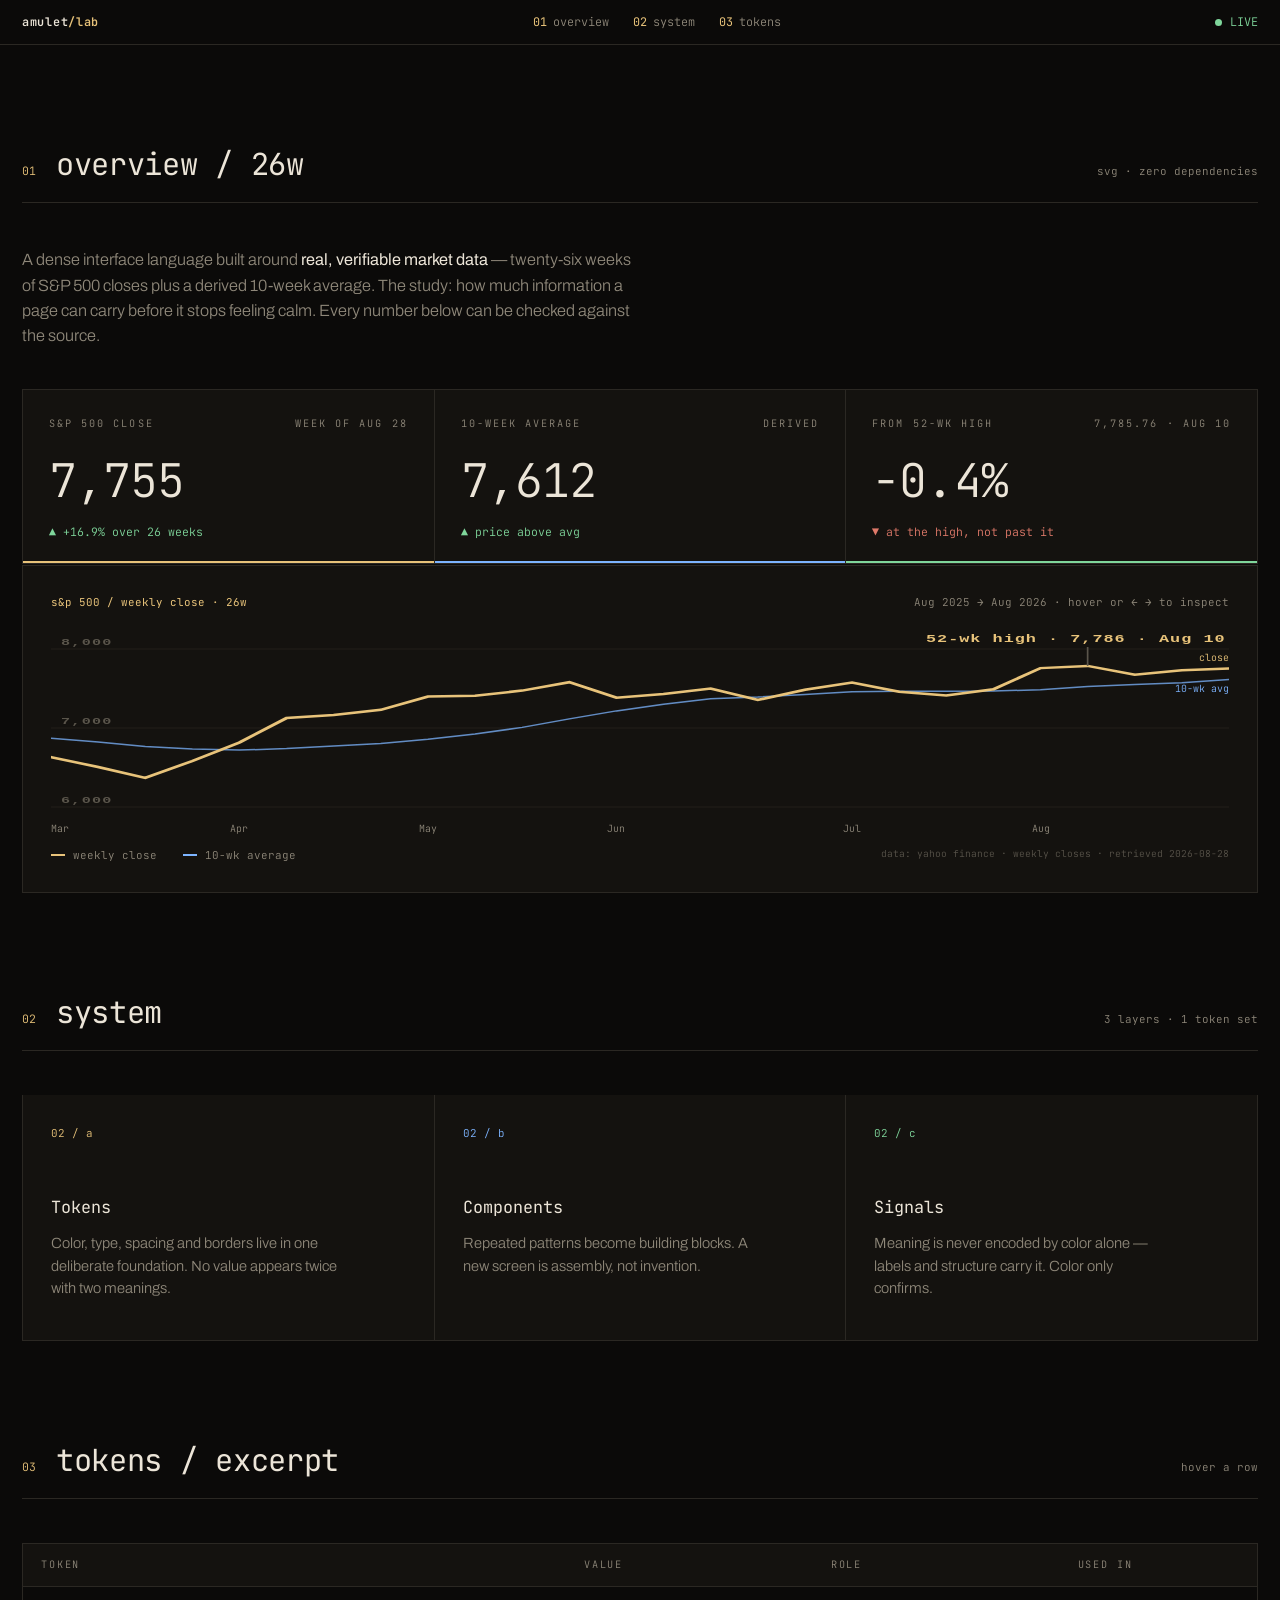
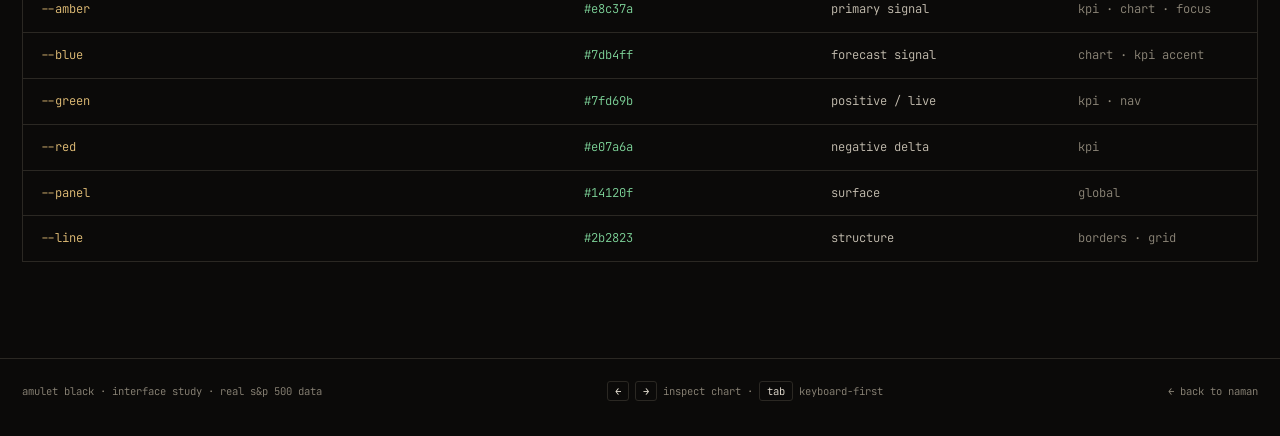
<file: showcases/frontend-lab/index.html>
<!doctype html>
<html lang="en">
<head>
<meta charset="utf-8">
<meta name="viewport" content="width=device-width,initial-scale=1">
<meta name="description" content="Amulet Black — a dense interface study on real S&P 500 weekly data. Tokens, components, signals.">
<title>Amulet Black — Interface Study / Frontend Lab</title>
<link rel="stylesheet" href="theme.css">
</head>
<body>

<nav class="nav">
  <div class="wrap nav-in">
    <a class="logo" href="#">amulet<span>/lab</span></a>
    <div class="nav-links">
      <a href="#overview"><b>01</b>overview</a>
      <a href="#system"><b>02</b>system</a>
      <a href="#tokens"><b>03</b>tokens</a>
    </div>
    <span class="live">LIVE</span>
  </div>
</nav>

<section id="overview" class="section">
  <div class="wrap">
    <div class="sec-head reveal">
      <span class="sec-no">01</span>
      <h2>overview / 26w</h2>
      <span class="hint">svg · zero dependencies</span>
    </div>
    <p class="lede reveal">A dense interface language built around <b>real, verifiable market data</b> — twenty-six weeks of S&amp;P 500 closes plus a derived 10-week average. The study: how much information a page can carry before it stops feeling calm. Every number below can be checked against the source.</p>

    <div class="kpis reveal">
      <div class="kpi">
        <div class="k-label"><span>S&amp;P 500 close</span><span>week of Aug 28</span></div>
        <div class="k-value" data-count="7754.53" data-fmt="usd">7,754.53</div>
        <div class="k-delta">▲ +16.9% over 26 weeks</div>
      </div>
      <div class="kpi">
        <div class="k-label"><span>10-week average</span><span>derived</span></div>
        <div class="k-value" data-count="7612.1" data-fmt="usd">7,612.1</div>
        <div class="k-delta">▲ price above avg</div>
      </div>
      <div class="kpi">
        <div class="k-label"><span>From 52-wk high</span><span>7,785.76 · Aug 10</span></div>
        <div class="k-value" data-count="-0.4" data-fmt="pct">−0.4%</div>
        <div class="k-delta down">▼ at the high, not past it</div>
      </div>
    </div>

    <div class="chart-panel reveal">
      <div class="chart-head"><b>s&amp;p 500 / weekly close · 26w</b><span id="readout" aria-live="polite">Aug 2025 → Aug 2026 · hover or ← → to inspect</span></div>
      <div class="chart" id="chart" tabindex="0" aria-label="S and P 500 weekly close with ten-week average, March to August 2026. Use left and right arrow keys to inspect weekly values.">
        <svg viewBox="0 0 700 180" preserveAspectRatio="none" aria-hidden="true">
          <line class="grid-line" x1="0" y1="16" x2="700" y2="16"/>
          <line class="grid-line" x1="0" y1="95" x2="700" y2="95"/>
          <line class="grid-line" x1="0" y1="174" x2="700" y2="174"/>
          <text class="grid-val" x="6" y="12">8,000</text>
          <text class="grid-val" x="6" y="91">7,000</text>
          <text class="grid-val" x="6" y="170">6,000</text>
          <polyline class="spark spark-ma" points="0.0,105.3 28.0,109.0 56.0,113.5 84.0,116.1 112.0,117.1 140.0,115.6 168.0,113.0 196.0,110.4 224.0,106.3 252.0,101.0 280.0,94.4 308.0,85.9 336.0,77.9 364.0,71.2 392.0,65.8 420.0,64.0 448.0,61.5 476.0,58.7 504.0,58.3 532.0,58.3 560.0,58.1 588.0,56.7 616.0,53.5 644.0,51.6 672.0,49.8 700.0,46.6" stroke="#7db4ff"/>
          <polyline class="spark" points="0.0,124.1 28.0,134.0 56.0,144.9 84.0,128.0 112.0,109.5 140.0,85.0 168.0,82.0 196.0,76.8 224.0,63.5 252.0,62.7 280.0,57.6 308.0,49.2 336.0,64.7 364.0,60.9 392.0,55.5 420.0,67.0 448.0,56.8 476.0,49.5 504.0,58.8 532.0,62.5 560.0,56.3 588.0,35.1 616.0,32.9 644.0,41.7 672.0,37.3 700.0,35.4" stroke="#e8c37a"/>
          <g class="note" aria-hidden="true">
            <line class="note-stem" x1="616" y1="32.9" x2="616" y2="14"/>
            <text class="note-text" x="698" y="9" style="text-anchor:end">52-wk high · 7,786 · Aug 10</text>
          </g>
        </svg>
        <div class="cross-line" hidden></div>
        <span class="pt pt-rev" hidden></span>
        <span class="pt pt-fc" hidden></span>
        <span class="line-tag" style="top:14%">close</span>
        <span class="line-tag tag-fc" style="top:31%">10-wk avg</span>
      </div>
      <div class="axis" aria-hidden="true"><span style="left:0%">Mar</span><span style="left:16%">Apr</span><span style="left:32%">May</span><span style="left:48%">Jun</span><span style="left:68%">Jul</span><span style="left:84%">Aug</span></div>
      <div class="legend">
        <i style="--dot:#e8c37a">weekly close</i>
        <i style="--dot:#7db4ff">10-wk average</i>
        <span class="src">data: yahoo finance · weekly closes · retrieved 2026-08-28</span>
      </div>
    </div>
  </div>
</section>

<section id="system" class="section" style="padding-top:0">
  <div class="wrap">
    <div class="sec-head reveal">
      <span class="sec-no">02</span>
      <h2>system</h2>
      <span class="hint">3 layers · 1 token set</span>
    </div>
    <div class="sys reveal">
      <div class="sys-cell">
        <div class="s-no">02 / a</div>
        <h3>Tokens</h3>
        <p>Color, type, spacing and borders live in one deliberate foundation. No value appears twice with two meanings.</p>
      </div>
      <div class="sys-cell">
        <div class="s-no">02 / b</div>
        <h3>Components</h3>
        <p>Repeated patterns become building blocks. A new screen is assembly, not invention.</p>
      </div>
      <div class="sys-cell">
        <div class="s-no">02 / c</div>
        <h3>Signals</h3>
        <p>Meaning is never encoded by color alone — labels and structure carry it. Color only confirms.</p>
      </div>
    </div>
  </div>
</section>

<section id="tokens" class="section" style="padding-top:0">
  <div class="wrap">
    <div class="sec-head reveal">
      <span class="sec-no">03</span>
      <h2>tokens / excerpt</h2>
      <span class="hint">hover a row</span>
    </div>
    <div class="table reveal">
      <div class="trow head"><div>token</div><div>value</div><div>role</div><div>used in</div></div>
      <div class="trow"><div class="tok">--amber</div><div class="val">#e8c37a</div><div>primary signal</div><div class="use">kpi · chart · focus</div></div>
      <div class="trow"><div class="tok">--blue</div><div class="val">#7db4ff</div><div>forecast signal</div><div class="use">chart · kpi accent</div></div>
      <div class="trow"><div class="tok">--green</div><div class="val">#7fd69b</div><div>positive / live</div><div class="use">kpi · nav</div></div>
      <div class="trow"><div class="tok">--red</div><div class="val">#e07a6a</div><div>negative delta</div><div class="use">kpi</div></div>
      <div class="trow"><div class="tok">--panel</div><div class="val">#14120f</div><div>surface</div><div class="use">global</div></div>
      <div class="trow"><div class="tok">--line</div><div class="val">#2b2823</div><div>structure</div><div class="use">borders · grid</div></div>
    </div>
  </div>
</section>

<footer class="footer">
  <div class="wrap footer-row">
    <span>amulet black · interface study · real s&amp;p 500 data</span>
    <span><span class="key">←</span> <span class="key">→</span> inspect chart · <span class="key">tab</span> keyboard-first</span>
    <a href="../../">← back to naman</a>
  </div>
</footer>

<script>
const io=new IntersectionObserver(es=>{es.forEach(e=>{if(e.isIntersecting){e.target.classList.add('in');io.unobserve(e.target)}})},{threshold:.18});
document.querySelectorAll('.reveal,.kpi,.chart-panel').forEach(el=>io.observe(el));

/* kpi count-up — draws the eye to magnitude; static under reduced motion */
(()=>{
  const kpis=document.querySelector('.kpis');if(!kpis)return;
  const els=[...kpis.querySelectorAll('[data-count]')];
  const run=el=>{const target=parseFloat(el.dataset.count);const neg=target<0;const pct=el.dataset.fmt==='pct';
    if(matchMedia('(prefers-reduced-motion: reduce)').matches){el.textContent=(neg?'\u2212':'')+Math.abs(target).toLocaleString()+(pct?'%':'');return;}
    const t0=performance.now(),dur=1100;
    const step=n=>{const p=Math.min((n-t0)/dur,1),e=1-Math.pow(1-p,3),v=Math.abs(target)*e;
      el.textContent=(neg?'\u2212':'')+(pct?v.toFixed(1)+'%':Math.round(v).toLocaleString('en-US'));
      if(p<1)requestAnimationFrame(step);};
    requestAnimationFrame(step);};
  new IntersectionObserver((es,o)=>{es.forEach(e=>{if(e.isIntersecting){
    els.forEach((el,i)=>setTimeout(()=>run(el),i*140));o.disconnect();}})},{threshold:.3}).observe(kpis);
})();

/* chart inspection — pointer and keyboard drive the same state */
(()=>{
  const chart=document.getElementById('chart'),read=document.getElementById('readout');
  if(!chart)return;
  const WEEKS=['Mar 09','Mar 16','Mar 23','Mar 30','Apr 06','Apr 13','Apr 20','Apr 27','May 04','May 11','May 18','May 25','Jun 01','Jun 08','Jun 15','Jun 22','Jun 29','Jul 06','Jul 13','Jul 20','Jul 27','Aug 03','Aug 10','Aug 17','Aug 24','Aug 28'];
  const CLOSE=[6632.19, 6506.48, 6368.85, 6582.69, 6816.89, 7126.06, 7165.08, 7230.12, 7398.93, 7408.5, 7473.47, 7580.06, 7383.74, 7431.46, 7500.58, 7354.02, 7483.24, 7575.39, 7457.69, 7411.98, 7489.72, 7757.64, 7785.76, 7674.37, 7730.99, 7754.53];
  const AVG=[6869.0, 6823.0, 6765.9, 6732.6, 6720.4, 6739.8, 6772.7, 6804.7, 6856.7, 6923.6, 7007.7, 7115.1, 7216.6, 7301.4, 7369.8, 7392.6, 7424.4, 7458.9, 7464.8, 7465.2, 7466.8, 7484.5, 7524.7, 7549.0, 7572.1, 7612.1];
  const X=[0.0,4.0,8.0,12.0,16.0,20.0,24.0,28.0,32.0,36.0,40.0,44.0,48.0,52.0,56.0,60.0,64.0,68.0,72.0,76.0,80.0,84.0,88.0,92.0,96.0,100.0];
  const YC=[68.4, 74.7, 81.6, 70.9, 59.2, 43.7, 41.7, 38.5, 30.1, 29.6, 26.3, 21.0, 30.8, 28.4, 25.0, 32.3, 25.8, 21.2, 27.1, 29.4, 25.5, 12.1, 10.7, 16.3, 13.5, 12.3];
  const YM=[56.5, 58.9, 61.7, 63.4, 64.0, 63.0, 61.4, 59.8, 57.2, 53.8, 49.6, 44.2, 39.2, 34.9, 31.5, 30.4, 28.8, 27.1, 26.8, 26.7, 26.7, 25.8, 23.8, 22.6, 21.4, 19.4];
  const xline=chart.querySelector('.cross-line');
  const ptR=chart.querySelector('.pt-rev'),ptF=chart.querySelector('.pt-fc');
  const REST='Aug 2025 → Aug 2026';
  let idx=-1;
  const show=i=>{idx=i;xline.hidden=ptR.hidden=ptF.hidden=false;
    xline.style.left=ptR.style.left=ptF.style.left=X[i]+'%';
    ptR.style.top=YC[i]+'%';ptF.style.top=YM[i]+'%';
    read.textContent=WEEKS[i]+' · close '+Math.round(CLOSE[i]).toLocaleString()+' · 10w avg '+Math.round(AVG[i]).toLocaleString();};
  const clear=()=>{idx=-1;xline.hidden=ptR.hidden=ptF.hidden=true;read.textContent=REST+' · hover or ← → to inspect';};
  chart.addEventListener('pointermove',e=>{
    const r=chart.getBoundingClientRect(),fx=(e.clientX-r.left)/r.width;
    let best=0,bd=9;X.forEach((x,i)=>{const d=Math.abs(x/100-fx);if(d<bd){bd=d;best=i}});
    show(best);
  });
  chart.addEventListener('pointerleave',clear);
  chart.addEventListener('keydown',e=>{
    if(e.key==='ArrowRight'){show(idx<0?0:Math.min(idx+1,X.length-1));e.preventDefault()}
    else if(e.key==='ArrowLeft'){show(idx<0?X.length-1:Math.max(idx-1,0));e.preventDefault()}
    else if(e.key==='Home'){show(0);e.preventDefault()}
    else if(e.key==='End'){show(X.length-1);e.preventDefault()}
    else if(e.key==='Escape')clear();
  });
  chart.addEventListener('blur',clear);
})();
</script>
</body>
</html>
</file>
<file: assets/site.css>
/* Fonts self-hosted — no third-party request, no silent fallback to system fonts */
@font-face{font-family:"Bricolage Grotesque";src:url("fonts/bricolage-normal.woff2") format("woff2");font-weight:500 700;font-display:swap}
@font-face{font-family:"Instrument Sans";src:url("fonts/instrument-normal.woff2") format("woff2");font-weight:400 700;font-display:swap}
@font-face{font-family:"Newsreader";src:url("fonts/newsreader-italic.woff2") format("woff2");font-weight:400 500;font-style:italic;font-display:swap}
/* fonts used by the showcase mock previews on this page */
@font-face{font-family:"Fraunces";src:url("fonts/fraunces-normal.woff2") format("woff2");font-weight:400 600;font-display:swap}
@font-face{font-family:"Fraunces";src:url("fonts/fraunces-italic.woff2") format("woff2");font-weight:400 600;font-style:italic;font-display:swap}
@font-face{font-family:"Syne";src:url("fonts/syne-normal.woff2") format("woff2");font-weight:500 600;font-display:swap}
@font-face{font-family:"Space Mono";src:url("fonts/spacemono-normal.woff2") format("woff2");font-weight:400;font-display:swap}
@font-face{font-family:"JetBrains Mono";src:url("fonts/jbmono-normal.woff2") format("woff2");font-weight:300 400;font-display:swap}

:root{
  --paper:#f4f0e8;
  --paper-2:#ebe5da;
  --ink:#151515;
  --muted:#615d55;
  --line:#cfc7b9;
  --accent:#2e6b4e;      /* green — primary accent */
  --accent-2:#c9662a;   /* orange — reserved for small, primary moments */
  
  
  --white:#fffdf8;
  --max:1240px;
  --ease:cubic-bezier(.22,1,.36,1);
  --font-display:"Bricolage Grotesque","Instrument Sans",system-ui,sans-serif;
  --font-body:"Instrument Sans",system-ui,sans-serif;
  --font-serif:"Newsreader",Georgia,serif;
}

/* Dark theme — same roles, dark values. Accents lighten for contrast. */
[data-theme="dark"]{
  --paper:#171412;
  --paper-2:#211d19;
  --ink:#ede7db;
  --muted:#b1aa9e;
  --line:#37322b;
  --accent:#74c69a;
  --accent-2:#e39a63;
  --white:#26211c;
}

*{box-sizing:border-box}
html{scroll-behavior:smooth}
body{margin:0;background:var(--paper);color:var(--ink);font-family:var(--font-body);line-height:1.45}
body::selection{background:var(--ink);color:var(--paper)}
a{color:inherit;text-decoration:none}
img{max-width:100%;display:block}
button{font:inherit}
.container{width:min(calc(100% - 48px),var(--max));margin:auto}
.eyebrow{font-size:11px;letter-spacing:.14em;text-transform:uppercase;font-weight:700}
.serif{font-family:var(--font-serif);font-style:italic;font-weight:400}
.display{font-family:var(--font-display);font-size:clamp(4rem,9vw,9rem);line-height:.9;letter-spacing:-.045em;font-weight:650}
.display em{font-weight:430}
h1,h2,h3,p{margin-top:0}
h2{font-family:var(--font-display);font-size:clamp(2.3rem,5vw,5rem);line-height:.98;letter-spacing:-.035em;font-weight:620;margin-bottom:24px}
h3{font-family:var(--font-display);font-size:1.35rem;line-height:1.05;letter-spacing:-.02em;font-weight:600}
.muted{color:var(--muted)}
.small{font-size:.88rem}
.rule{height:1px;background:var(--line)}
.btn{display:inline-flex;align-items:center;gap:10px;padding:13px 18px;border:1px solid var(--ink);border-radius:3px;font-weight:600;transition:transform .35s var(--ease),background .35s,color .35s}
.btn:hover{transform:translateY(-2px);background:var(--ink);color:var(--paper)}
.btn.fill{background:var(--ink);color:var(--paper)}
.btn.fill:hover{background:var(--accent);border-color:var(--accent)}
.nav{position:fixed;z-index:50;top:0;left:0;right:0;background:var(--paper);border-bottom:1px solid transparent;transition:border-color .4s var(--ease)}
.nav.scrolled{border-bottom-color:var(--line)}
.nav-inner{display:flex;align-items:center;justify-content:space-between;padding:16px 0}
.brand{font-family:var(--font-display);font-weight:650;letter-spacing:-.03em}
.brand span{color:var(--accent)}
.nav-links{display:flex;gap:22px;font-size:.82rem}
.nav-links a{position:relative}
.nav-links a::after{content:"";position:absolute;left:0;right:100%;bottom:-4px;height:1px;background:currentColor;transition:right .35s var(--ease)}
.nav-links a:hover::after{right:0}
.theme-toggle{display:inline-flex;align-items:center;justify-content:center;width:34px;height:34px;border:1px solid var(--line);border-radius:3px;background:transparent;color:var(--ink);cursor:pointer;transition:border-color .3s var(--ease),transform .3s var(--ease)}
.theme-toggle:hover{border-color:var(--ink);transform:translateY(-1px)}
.theme-toggle svg{width:15px;height:15px}
.theme-toggle .moon{display:block}.theme-toggle .sun{display:none}
[data-theme="dark"] .theme-toggle .moon{display:none}
[data-theme="dark"] .theme-toggle .sun{display:block}
.nav-actions{display:flex;align-items:center;gap:10px}
.nav-cta{padding:9px 13px;font-size:.78rem}

.progress{position:fixed;top:0;left:0;height:2px;width:0;background:var(--accent);z-index:60}

.hero{min-height:100svh;display:grid;align-items:end;padding:150px 0 70px;position:relative;overflow:hidden}
.hero-grid{display:grid;grid-template-columns:1.05fr .95fr;gap:60px;align-items:end}
.hero-copy{max-width:790px}
/* staged entrance: each hero element arrives in reading order */
.js .hero-copy>*{opacity:0;transform:translateY(26px);transition:opacity .9s var(--ease),transform .9s var(--ease)}
.hero-copy.in>*{opacity:1;transform:none}
.hero-copy.in>*:nth-child(2){transition-delay:.1s}.hero-copy.in>*:nth-child(3){transition-delay:.2s}.hero-copy.in>*:nth-child(4){transition-delay:.3s}
.hero-kicker{display:flex;align-items:center;gap:10px;margin-bottom:26px}
.kicker-dot{width:8px;height:8px;border-radius:50%;background:var(--accent)}
.hero-copy p{max-width:560px;font-size:1.08rem;color:var(--muted);margin:30px 0 28px}
.hero-actions{display:flex;gap:12px;flex-wrap:wrap}
.hero-art{min-height:540px;position:relative}
.art-frame{position:absolute;inset:30px 0 0 40px;background:#1b1916;border-radius:4px;transform:rotate(2.5deg);overflow:hidden;box-shadow:18px 24px 0 rgba(21,21,21,.08);will-change:transform}

/* Godly/Variant signature: mask-reveal typography */
.rise-wrap{overflow:hidden;padding-bottom:.09em;margin-bottom:-.09em}
.js .rise-wrap .rise{display:block;transform:translateY(115%);transition:transform 1.1s var(--ease)}
.rise-wrap.in .rise{transform:none}
.art-top{height:44px;border-bottom:1px solid #383838;display:flex;align-items:center;justify-content:space-between;padding:0 16px;color:#bdb8ad;font-size:10px;letter-spacing:.1em;text-transform:uppercase}
.art-main{padding:36px}
.art-main .tiny{color:#8d8a83;font-size:10px;letter-spacing:.14em;text-transform:uppercase}
.art-main h3{color:#f4f0e8;font-size:clamp(2rem,4vw,4.2rem);line-height:.9;margin:16px 0 70px;max-width:460px}
.art-line{height:1px;background:#3a3936;margin:12px 0}
.art-row{display:flex;justify-content:space-between;color:#8d8a83;font-size:11px}
.art-note{position:absolute;left:-10px;bottom:10px;background:var(--accent-2);padding:14px 16px;font-size:11px;max-width:170px;transform:rotate(-4deg)}

/* orientation strip: what this site demonstrates — static, informational */
.statement{border-top:1px solid var(--line);border-bottom:1px solid var(--line)}
.statement-track{display:grid;grid-template-columns:repeat(4,1fr)}
.statement-track span{padding:16px 0;font-size:11px;letter-spacing:.12em;text-transform:uppercase;font-weight:700;color:var(--muted)}
.statement-track span b{color:var(--accent);font-weight:700;margin-right:8px}

.section{padding:130px 0}
section[id],.process,.contact{scroll-margin-top:80px}
.section-head{display:grid;grid-template-columns:.7fr 1.3fr;gap:40px;margin-bottom:60px}
.section-head p{max-width:580px;color:var(--muted);font-size:1.05rem}
.work-list{display:grid;gap:100px}
/* scroll choreography: frames settle from a slight tilt as they enter */
.js .work .work-visual{opacity:0;transform:translateY(46px) rotate(1.4deg);transition:opacity 1s var(--ease),transform 1s var(--ease)}
.work.in .work-visual{opacity:1;transform:none}
.work{display:grid;grid-template-columns:1.15fr .85fr;gap:48px;align-items:end}
.work:nth-child(even){grid-template-columns:.85fr 1.15fr}
.work:nth-child(even) .work-visual{order:2}
.work-visual{aspect-ratio:1.3/1;background:var(--ink);position:relative;overflow:hidden}
.work-visual.cafe{background:#a4502e}
.work-visual.atelier{background:#14161a}
.work-visual.lab{background:#0d0c0a}
.work-visual::after{content:"";position:absolute;inset:0;background:linear-gradient(to bottom,transparent 55%,rgba(0,0,0,.28))}
.work-meta{display:flex;justify-content:space-between;align-items:center;border-bottom:1px solid var(--line);padding-bottom:15px;margin-bottom:22px}
.work-title{font-family:var(--font-display);font-size:clamp(2rem,4vw,4.2rem);line-height:.92;letter-spacing:-.04em;font-weight:620}
.work-copy{max-width:480px;color:var(--muted)}
.work-tags{display:flex;gap:8px;flex-wrap:wrap;margin-top:25px}
.tag{border:1px solid var(--line);padding:7px 10px;font-size:11px;border-radius:3px}
.browser{position:absolute;inset:10% 8%;top:calc(10% + var(--parallax, 0px));background:var(--white);box-shadow:20px 25px 0 rgba(0,0,0,.15);z-index:2}
/* Watermelon-style micro-interaction: the mock lifts toward you on hover */
.work:hover .browser{transform:translateY(-8px);transition:transform .5s var(--ease)}
.browser-top{height:30px;border-bottom:1px solid #d9d3c8;display:flex;align-items:center;gap:5px;padding:0 10px}
.browser-top b{width:5px;height:5px;border-radius:50%;background:#bbb}
.browser-body{padding:10%}
.cafe .browser-body{background:#f1e6d0;height:100%;color:#2e2018}
.cafe .browser-body h4{font-family:"Fraunces",serif;font-weight:560}
.cafe .mock-row{display:flex;align-items:baseline;gap:8px;font-size:.72rem;margin-top:12px}
.cafe .mock-row .dots{flex:1;border-bottom:2px dotted #c9b394;transform:translateY(-3px)}
.cafe .mock-row .price{font-family:"Fraunces",serif;color:#a4502e}
.cafe .browser-body h4{font-size:clamp(2rem,3.6vw,3.9rem);line-height:.86;max-width:290px;margin:0 0 22px}
.cafe-card-row{display:grid;grid-template-columns:repeat(3,1fr);gap:8px}
.cafe-card{height:90px;background:#c3a77d}
.atelier .browser{background:#e8e4dc;color:#14161a}
.atelier .browser-body{height:100%;background:#e8e4dc}
.atelier .browser-body h4{font-family:"Syne",sans-serif;font-weight:500;font-size:clamp(1.7rem,3.2vw,3.3rem);line-height:1;letter-spacing:0;max-width:320px;margin:0 0 25px}
.atelier .eyebrow{color:#6a675f!important}
.atelier .mock-meta{font-family:"Space Mono",monospace;font-size:.6rem;letter-spacing:.2em;text-transform:uppercase;color:#6b4f1d;margin-top:18px}
.atelier-shape{width:75px;height:75px;border-radius:50%;background:var(--accent-2);position:absolute;right:10%;top:18%}
.lab .browser{background:#141310;color:#f0e9dc}
.lab .browser-body{height:100%;background:#0d0c0a}
.kpi-row{display:grid;grid-template-columns:repeat(3,1fr);gap:8px}
.kpi{border:1px solid #2e2a24;padding:12px}.kpi b{display:block;font-size:20px}.kpi span{font:10px monospace;color:#9a9387}
.chart{height:90px;border-bottom:1px solid #2e2a24;position:relative;margin-top:15px}
.chart svg{width:100%;height:100%}
.lab .kpi b{font-family:"JetBrains Mono",monospace;font-weight:300}

/* fixed dark panel: text colors pinned, NOT theme variables — var(--paper) flips dark in dark mode and rendered this section invisible */
.process{background:#191613;color:#f2ede3;padding:130px 0}
.process .section-head p,.process .muted{color:#aaa69c}
.process-grid{display:grid;grid-template-columns:repeat(4,1fr);position:relative;padding-top:1px}
.process-grid::before{content:"";position:absolute;top:0;left:0;right:0;height:1px;background:#3a3834;transform:scaleX(0);transform-origin:left;transition:transform 1.4s var(--ease) .1s}
.process-grid.in::before{transform:scaleX(1)}
.process-step{padding:28px 24px 70px 0;border-right:1px solid #3a3834}
.process-step:not(:first-child){padding-left:24px}
.process-step:last-child{border-right:0}
.process-no{font-family:var(--font-serif);font-style:italic;font-size:2.4rem;color:var(--accent-2);margin-bottom:70px}
.process-step h3{margin-bottom:14px}
.process-step p{color:#aaa69c;font-size:.92rem;max-width:240px}

.services{display:grid;grid-template-columns:1fr 1fr;border-top:1px solid var(--line)}
.service{padding:28px 0 60px;border-bottom:1px solid var(--line)}
.service:nth-child(odd){padding-right:50px;border-right:1px solid var(--line)}
.service:nth-child(even){padding-left:50px}
.service-index{font-size:11px;letter-spacing:.1em;color:var(--muted);margin-bottom:70px}
.service h3{font-size:2rem;margin-bottom:12px}
.service p{max-width:460px;color:var(--muted)}

.about{display:grid;grid-template-columns:.8fr 1.2fr;gap:80px;align-items:start}
.about-note{font-family:var(--font-serif);font-style:italic;font-size:clamp(2rem,4vw,4rem);line-height:.98}
.pricing-line{margin-top:50px;padding:24px 0;border-top:1px solid var(--line);border-bottom:1px solid var(--line);display:flex;justify-content:space-between;gap:30px;align-items:center}
.price{font-family:var(--font-display);font-size:clamp(2rem,4vw,3.5rem);letter-spacing:-.04em;font-weight:620}

.contact{background:var(--accent);color:var(--paper);padding:120px 0}
.contact h2{max-width:900px}
.contact-row{display:flex;justify-content:space-between;align-items:end;gap:30px;margin-top:70px}
.contact-row p{max-width:430px}
.contact .btn{border-color:var(--paper)}
.contact .btn:hover{background:var(--paper);color:var(--accent)}

.footer{padding:28px 0;font-size:11px;display:flex;justify-content:space-between;gap:20px}

/* Hidden-until-revealed states are gated on .js (set inline in <head>).
   If JavaScript never runs, nothing is ever hidden — the page renders complete. */
.js .reveal{opacity:0;transform:translateY(28px);transition:opacity .8s var(--ease),transform .8s var(--ease)}
.reveal.in{opacity:1;transform:none}
.js .stagger>*{opacity:0;transform:translateY(20px);transition:opacity .7s var(--ease),transform .7s var(--ease)}
.stagger.in>*{opacity:1;transform:none}
.stagger.in>*:nth-child(2){transition-delay:.08s}.stagger.in>*:nth-child(3){transition-delay:.16s}.stagger.in>*:nth-child(4){transition-delay:.24s}

@media (max-width:900px){
  .nav-links{display:none}
  .statement-track{grid-template-columns:1fr 1fr}
  .statement-track span{padding:12px 0;border-bottom:1px solid var(--line)}
  .container{width:min(calc(100% - 30px),var(--max))}
  .hero{padding-top:120px}
  .hero-grid,.work,.work:nth-child(even),.section-head,.about{grid-template-columns:1fr;gap:40px}
  .hero-art{min-height:430px}
  .work:nth-child(even) .work-visual{order:initial}
  .statement-track{grid-template-columns:1fr 1fr}
  .statement-track span{padding:12px 0;border-bottom:1px solid var(--line)}
  .process-grid{grid-template-columns:1fr 1fr}
  .process-step{border-bottom:1px solid #3a3834}
  .process-step:nth-child(2){border-right:0}
  .services{grid-template-columns:1fr}
  .service:nth-child(odd),.service:nth-child(even){padding:28px 0 50px;border-right:0}
  .contact-row{align-items:start;flex-direction:column}
}
@media (max-width:600px){
  .display{font-size:clamp(3.6rem,17vw,6rem)}
  .section,.process,.contact{padding:90px 0}
  .hero-art{min-height:350px}
  .art-main{padding:24px}.art-main h3{margin-bottom:50px}
  .work-list{gap:75px}
  .process-grid{grid-template-columns:1fr}
  .process-step,.process-step:not(:first-child){padding:22px 0 45px;border-right:0}
  .process-no{margin-bottom:45px}
  .pricing-line{align-items:start;flex-direction:column}
  .footer{flex-direction:column}
}
@media (prefers-reduced-motion:reduce){
  html{scroll-behavior:auto}
  *,*::before,*::after{animation-duration:.01ms!important;animation-iteration-count:1!important;transition-duration:.01ms!important}
  .reveal,.stagger>*{opacity:1;transform:none}
}

/* Accessibility — keyboard visibility (WCAG 2.2 focus appearance) */
:focus-visible{outline:2px solid var(--accent);outline-offset:3px;border-radius:2px}
.contact :focus-visible,.btn.fill:focus-visible{outline-color:var(--paper)}
</file>
<file: showcases/atelier-north/theme.css>
/* Atelier North — own identity. Cold, precise, expensive. The anti-café. */
@import url('https://fonts.googleapis.com/css2?family=Syne:wght@400;500;600;700&family=Archivo:wght@300;400;500&family=Space+Mono:wght@400&display=swap');

:root{
  --bone:#e8e4dc;
  --bone-2:#ded9cf;
  --graphite:#14161a;
  --graphite-2:#1d2026;
  --steel:#39568c;
  --bronze:#b08d57;
  --hairline:#c9c3b8;
  --ease:cubic-bezier(.19,1,.22,1); /* Variant's signature curve — slow, heavy settle */
}
*{box-sizing:border-box}
html{scroll-behavior:smooth}
body{margin:0;background:var(--bone);color:var(--graphite);font-family:"Archivo",system-ui,sans-serif;font-weight:300;line-height:1.55}
::selection{background:var(--graphite);color:var(--bone)}
a{color:inherit;text-decoration:none}
img{max-width:100%;display:block}
:focus-visible{outline:2px solid var(--steel);outline-offset:4px}

.wrap{width:min(calc(100% - 48px),1240px);margin:auto}

/* ---- index nav: numbered, hairline, small caps ---- */
.nav{position:sticky;top:0;z-index:50;background:var(--bone);border-bottom:1px solid var(--hairline)}
.nav-in{display:flex;align-items:center;justify-content:space-between;padding:18px 0}
.logo{font-family:"Syne",sans-serif;font-weight:700;font-size:1.05rem;letter-spacing:.34em;text-transform:uppercase}
.logo span{color:var(--steel)}
.nav-links{display:flex;gap:34px;font-size:.72rem;letter-spacing:.22em;text-transform:uppercase;font-weight:400}
.nav-links a i{font-style:normal;color:var(--steel);margin-right:7px;font-family:"Space Mono",monospace;font-size:.68rem}
.nav-links a{position:relative;padding-bottom:3px}
.nav-links a::after{content:"";position:absolute;left:0;right:100%;bottom:0;height:1px;background:var(--graphite);transition:right .6s var(--ease)}
.nav-links a:hover::after{right:0}

/* ---- buttons: quiet rectangles ---- */
.btn{display:inline-block;padding:15px 30px;border:1px solid var(--graphite);font-size:.72rem;letter-spacing:.22em;text-transform:uppercase;font-weight:400;transition:background .5s var(--ease),color .5s var(--ease)}
.btn:hover{background:var(--graphite);color:var(--bone)}
.btn.dark{background:var(--graphite);color:var(--bone)}
.btn.dark:hover{background:transparent;color:var(--graphite)}

/* ---- hero: statement + full-bleed plate ---- */
.hero{padding:110px 0 90px}
.statement{font-family:"Syne",sans-serif;font-weight:500;font-size:clamp(2.6rem,6.4vw,5.6rem);line-height:1.02;letter-spacing:-.015em;max-width:1080px}
.statement em{font-style:normal;color:var(--steel)}
.statement .thin{font-weight:400;color:#6a675f}
.hero-sub{display:flex;justify-content:space-between;align-items:end;gap:40px;margin-top:44px}
.hero-sub p{max-width:420px;color:#6a675f;margin:0}
.hero-sub .meta{font-family:"Space Mono",monospace;font-size:.7rem;letter-spacing:.18em;text-transform:uppercase;color:#8a857a;text-align:right}

/* photography: plates that slowly breathe */
.plate{position:relative;overflow:hidden;background:linear-gradient(160deg,var(--bone-2),#cfc9bd);aspect-ratio:16/10}
.plate img{width:100%;height:100%;object-fit:cover;transform:scale(1.08);transition:transform 1.8s var(--ease)}
.plate.in img{transform:scale(1)}
.plate.in:hover img{transform:scale(1.035);transition-duration:1.2s}
.plate .ph-label{position:absolute;inset:auto 0 12px 0;text-align:center;font-family:"Space Mono",monospace;font-size:.62rem;letter-spacing:.22em;text-transform:uppercase;color:#8a857a}
.plate.tall{aspect-ratio:4/5}
.hero-plate{margin-top:64px}

/* ---- collection: alternating rows with reveal captions ---- */
.section{padding:110px 0}
.sec-label{display:flex;align-items:baseline;gap:18px;border-top:1px solid var(--hairline);padding-top:16px;margin-bottom:60px}
.sec-label .no{font-family:"Space Mono",monospace;font-size:.72rem;color:var(--steel)}
.sec-label h2{font-family:"Syne",sans-serif;font-weight:500;font-size:clamp(1.9rem,4vw,3.4rem);line-height:1.02;letter-spacing:-.01em;margin:0}
.obj{display:grid;grid-template-columns:1.25fr .75fr;gap:48px;align-items:end;margin-bottom:90px}
.obj:nth-child(even){grid-template-columns:.75fr 1.25fr}
.obj:nth-child(even) .obj-visual{order:2}
.obj-visual{position:relative}
.obj-cap{padding-top:18px;border-top:1px solid var(--hairline);display:grid;grid-template-columns:1fr auto;gap:8px;align-items:start}
.obj-cap h3{font-family:"Syne",sans-serif;font-weight:500;font-size:1.5rem;margin:0 0 10px;letter-spacing:-.01em}
.obj-cap p{margin:0;color:#6a675f;font-size:.95rem;max-width:380px}
.obj-cap .price{font-family:"Space Mono",monospace;font-size:.78rem;letter-spacing:.14em;color:var(--bronze);white-space:nowrap}
.obj:hover .plate img{transform:scale(1.045)}
.obj .plate img{transition:transform 1.4s var(--ease)}

/* ---- studio note ---- */
.studio{background:var(--graphite);color:var(--bone);padding:120px 0}
.studio .sec-label{border-top-color:#33373f}
.studio .sec-label .no{color:var(--bronze)}
.studio-grid{display:grid;grid-template-columns:1fr 1fr;gap:64px;align-items:center}
.studio-grid .plate{aspect-ratio:1/1.05}
.studio-quote{font-family:"Syne",sans-serif;font-weight:400;font-size:clamp(1.5rem,2.9vw,2.4rem);line-height:1.22;letter-spacing:-.01em}
.studio-quote em{font-style:normal;color:var(--bronze)}
.studio-note{margin-top:28px;color:#9ba1ab;font-size:.98rem;max-width:440px}

/* ---- contact ---- */
.contact{padding:120px 0 60px}
.contact .statement{font-size:clamp(2.2rem,5.4vw,4.6rem)}
.contact-row{display:flex;justify-content:space-between;align-items:end;gap:40px;margin-top:60px;flex-wrap:wrap}
.contact-row p{max-width:400px;color:#6a675f;margin:0}

.footer{border-top:1px solid var(--hairline);margin-top:90px;padding:26px 0 40px}
.footer-row{display:flex;justify-content:space-between;gap:16px;font-family:"Space Mono",monospace;font-size:.66rem;letter-spacing:.18em;text-transform:uppercase;color:#8a857a;flex-wrap:wrap}

/* reveal: slow, heavy fades — few and serious */
.reveal{opacity:0;transform:translateY(34px);transition:opacity 1.2s var(--ease),transform 1.2s var(--ease)}
.reveal.in{opacity:1;transform:none}

@media (max-width:900px){
  .nav-links{display:none}
  .hero{padding:70px 0 60px}
  .hero-sub{flex-direction:column;align-items:start}
  .hero-sub .meta{text-align:left}
  .obj,.obj:nth-child(even){grid-template-columns:1fr;gap:22px}
  .obj:nth-child(even) .obj-visual{order:initial}
  .studio-grid{grid-template-columns:1fr;gap:40px}
  .section,.studio,.contact{padding:76px 0}
}
@media (prefers-reduced-motion:reduce){
  html{scroll-behavior:auto}
  *,*::before,*::after{animation-duration:.01ms!important;transition-duration:.01ms!important}
  .reveal{opacity:1;transform:none}
  .plate img{transform:none}
}

/* real photo loaded → placeholder label retires */
.has-img .ph-label{display:none}
</file>
<file: showcases/cafe-aava/theme.css>
/* Café Aava — own identity, zero shared styles.
   Warm, tactile, hand-made. Fraunces carries the brand voice. */
@import url('https://fonts.googleapis.com/css2?family=Fraunces:ital,opsz,wght@0,9..144,300..700;1,9..144,300..700&family=Work+Sans:wght@400;500;600&display=swap');

:root{
  --cream:#f1e6d0;
  --cream-2:#e9dabd;
  --espresso:#2e2018;
  --terra:#a4502e;
  --leaf:#436042;
  --butter:#e8b64c;
  --ease:cubic-bezier(.22,1,.36,1);
}
*{box-sizing:border-box}
html{scroll-behavior:smooth}
body{margin:0;background:var(--cream);color:var(--espresso);font-family:"Work Sans",system-ui,sans-serif;line-height:1.5}
::selection{background:var(--terra);color:var(--cream)}
a{color:inherit;text-decoration:none}
img{max-width:100%;display:block}
:focus-visible{outline:3px solid var(--terra);outline-offset:3px}

.wrap{width:min(calc(100% - 44px),1160px);margin:auto}

/* ---- nav: simple honest bar, brand accent on the dot ---- */
.nav{position:sticky;top:0;z-index:50;background:var(--cream);border-bottom:2px solid var(--espresso)}
.nav-in{display:flex;align-items:center;justify-content:space-between;padding:14px 0}
.logo{font-family:"Fraunces",serif;font-weight:600;font-size:1.5rem;letter-spacing:-.02em}
.logo b{color:var(--terra)}
.nav-links{display:flex;gap:26px;font-size:.9rem;font-weight:500}
.nav-links a{border-bottom:2px solid transparent;padding-bottom:2px;transition:border-color .25s var(--ease)}
.nav-links a:hover{border-bottom-color:var(--terra)}

/* ---- buttons: chunky, flat, stamp-like ---- */
.btn{display:inline-block;padding:14px 22px;border:2px solid var(--espresso);border-radius:12px;font-weight:600;background:transparent;transition:transform .3s var(--ease),box-shadow .3s var(--ease)}
.btn:hover{transform:translate(-2px,-2px);box-shadow:4px 4px 0 var(--espresso)}
.btn:active{transform:translate(0,0);box-shadow:1px 1px 0 var(--espresso)}
.btn.solid{background:var(--terra);border-color:var(--espresso);color:var(--cream)}
.btn.solid:hover{box-shadow:4px 4px 0 var(--espresso)}

/* ---- hero ---- */
.hero{position:relative;padding:90px 0 110px;overflow:hidden}
.hero-grid{display:grid;grid-template-columns:1.05fr .95fr;gap:56px;align-items:center}
.kicker{display:inline-flex;align-items:center;gap:10px;font-size:.8rem;letter-spacing:.16em;text-transform:uppercase;font-weight:600;color:var(--terra)}
.kicker::before{content:"";width:9px;height:9px;border-radius:50%;background:var(--leaf)}
h1{font-family:"Fraunces",serif;font-optical-sizing:auto;font-weight:560;font-size:clamp(3.4rem,8.5vw,7.2rem);line-height:.92;letter-spacing:-.03em;margin:22px 0 26px}
h1 em{font-style:italic;font-weight:430;color:var(--terra)}
.wavy{background:url("data:image/svg+xml,%3Csvg xmlns='http://www.w3.org/2000/svg' width='120' height='9' viewBox='0 0 120 9'%3E%3Cpath d='M0 5 Q 15 0 30 5 T 60 5 T 90 5 T 120 5' fill='none' stroke='%23e8b64c' stroke-width='3'/%3E%3C/svg%3E") bottom left repeat-x;background-size:120px 9px;padding-bottom:12px}
.hero-copy p{max-width:470px;font-size:1.1rem;color:#5c4c3e;margin:0 0 32px}
.hero-actions{display:flex;gap:14px;flex-wrap:wrap}

/* photo with taped-corner treatment + graceful fallback */
.photo{position:relative;border-radius:6px;background:linear-gradient(135deg,var(--cream-2),#d8c5a4);min-height:420px;overflow:hidden;transform:rotate(1.6deg);box-shadow:10px 12px 0 rgba(46,32,24,.12);transition:transform .5s var(--ease),box-shadow .5s var(--ease)}
.photo:hover{transform:rotate(0deg) translateY(-6px) scale(1.01);box-shadow:14px 18px 0 rgba(46,32,24,.14)}
.story-grid .photo:nth-child(2){transition-delay:0s}
.photo img{transition:transform .6s var(--ease)}
.photo:hover img{transform:scale(1.035)}
.photo img{width:100%;height:100%;object-fit:cover;position:absolute;inset:0}
.photo .ph-label{position:absolute;inset:auto 0 14px 0;text-align:center;font-size:.72rem;letter-spacing:.14em;text-transform:uppercase;color:#8a755d}
.photo::before{content:"";position:absolute;top:-12px;left:50%;width:110px;height:26px;background:rgba(232,182,76,.75);transform:translateX(-50%) rotate(-3deg);z-index:2}

/* rotating stamp — the brand's playful device (pauses for reduced motion) */
.stamp{position:absolute;right:-38px;top:-38px;width:150px;height:150px;z-index:3;will-change:transform}
.stamp svg{width:100%;height:100%;animation:spin 26s linear infinite;transform-origin:center}
@keyframes spin{to{transform:rotate(360deg)}}
.stamp .stamp-core{position:absolute;inset:0;display:grid;place-items:center;font-family:"Fraunces",serif;font-size:2.5rem;color:var(--terra)}
.stamp .stamp-core b{transform:rotate(-12deg);display:block}

/* ---- statement ribbon ---- */
.ribbon{background:var(--espresso);color:var(--cream);padding:16px 0;overflow:hidden;white-space:nowrap}
.ribbon-track{display:inline-flex;gap:44px;animation:slide 26s linear infinite;font-family:"Fraunces",serif;font-style:italic;font-size:1.05rem}
@keyframes slide{to{transform:translateX(-50%)}}
.ribbon i{color:var(--butter);font-style:normal}

/* ---- sections ---- */
.section{padding:100px 0}
.sec-head{display:grid;grid-template-columns:.9fr 1.1fr;gap:40px;align-items:end;margin-bottom:54px}
h2{font-family:"Fraunces",serif;font-weight:520;font-size:clamp(2.2rem,5vw,4.3rem);line-height:1;letter-spacing:-.025em;margin:14px 0 0}
h2 em{font-style:italic;color:var(--leaf)}
.sec-head p{color:#5c4c3e;max-width:520px;margin:0}
.label{font-size:.78rem;letter-spacing:.18em;text-transform:uppercase;font-weight:600;color:var(--terra)}

/* story: collage */
.story-grid{display:grid;grid-template-columns:1fr 1fr 1fr;gap:22px;align-items:start}
.story-grid .photo{min-height:300px}
.story-grid .photo:nth-child(2){transform:rotate(-1.8deg);margin-top:34px}
.story-grid .photo:nth-child(3){transform:rotate(1deg);margin-top:12px}
.story-quote{grid-column:1/-1;font-family:"Fraunces",serif;font-style:italic;font-size:clamp(1.6rem,3.4vw,2.6rem);line-height:1.15;max-width:760px;margin:44px 0 0}
.story-quote b{color:var(--terra);font-weight:560}

/* menu: dotted-leader price list */
.menu{background:var(--espresso);color:var(--cream);border-radius:18px;padding:56px 54px;position:relative;overflow:hidden}
.menu .item{opacity:0;transform:translateX(-18px);transition:opacity .6s var(--ease),transform .6s var(--ease)}
.menu.in .item{opacity:1;transform:none}
.menu.in .item:nth-child(1){transition-delay:.05s}.menu.in .item:nth-child(2){transition-delay:.12s}.menu.in .item:nth-child(3){transition-delay:.19s}
.menu-cols>div:nth-child(2) .menu.in .item,.menu.in .menu-cols>div:nth-child(2) .item{transition-delay:.1s}
.menu-cols>div:nth-child(2) .item:nth-child(1){transition-delay:.2s!important}
.menu-cols>div:nth-child(2) .item:nth-child(2){transition-delay:.27s!important}
.menu-cols>div:nth-child(2) .item:nth-child(3){transition-delay:.34s!important}
.menu::after{content:"";position:absolute;right:-70px;top:-70px;width:220px;height:220px;border-radius:50%;background:var(--terra);opacity:.16}
.menu h2{color:var(--cream)}
.menu h2 em{color:var(--butter)}
.menu-cols{display:grid;grid-template-columns:1fr 1fr;gap:8px 64px;margin-top:44px}
.item{display:flex;align-items:baseline;gap:12px;padding:17px 0}
.item .dots{flex:1;border-bottom:2px dotted #6b584a;transform:translateY(-4px)}
.item h3{font-family:"Fraunces",serif;font-weight:520;font-size:1.35rem;margin:0;transition:color .25s var(--ease)}
.item:hover h3{color:var(--butter)}
.item p{margin:2px 0 0;font-size:.85rem;color:#b7a591;width:100%}
.item .txt{min-width:0}
.price{font-family:"Fraunces",serif;font-size:1.2rem;color:var(--butter);white-space:nowrap}
.special{position:absolute;top:34px;right:40px;background:var(--butter);color:var(--espresso);font-family:"Fraunces",serif;font-style:italic;padding:12px 16px;max-width:170px;font-size:.95rem;line-height:1.25;transform:rotate(3deg);box-shadow:5px 6px 0 rgba(0,0,0,.25)}

/* visit */
.visit-grid{display:grid;grid-template-columns:1.1fr .9fr;gap:56px;align-items:center}
.visit h2{font-size:clamp(2.4rem,5.5vw,4.6rem)}
.addr{font-family:"Fraunces",serif;font-size:clamp(1.5rem,3vw,2.3rem);line-height:1.2;margin:26px 0}
.addr small{display:block;font-family:"Work Sans",sans-serif;font-size:.95rem;color:#5c4c3e;margin-top:14px}
.hours{display:flex;gap:12px;flex-wrap:wrap;margin:8px 0 30px}
.hours span{border:2px solid var(--espresso);border-radius:999px;padding:7px 15px;font-size:.82rem;font-weight:600}

/* footer */
.footer{border-top:2px solid var(--espresso);padding:34px 0 44px}
.footer-big{font-family:"Fraunces",serif;font-weight:560;font-size:clamp(3rem,10vw,8rem);line-height:.9;letter-spacing:-.03em;margin:0 0 26px}
.footer-big b{color:var(--terra)}
.footer-row{display:flex;justify-content:space-between;gap:16px;font-size:.82rem;color:#5c4c3e;flex-wrap:wrap}

/* reveal */
.reveal{opacity:0;transform:translateY(26px);transition:opacity .8s var(--ease),transform .8s var(--ease)}
.reveal.in{opacity:1;transform:none}

@media (max-width:900px){
  .nav-links{display:none}
  .hero{padding:56px 0 90px}
  .hero-grid,.sec-head,.visit-grid{grid-template-columns:1fr;gap:38px}
  .story-grid{grid-template-columns:1fr 1fr}
  .menu{padding:44px 26px}
  .menu-cols{grid-template-columns:1fr}
  .special{position:static;display:inline-block;margin-bottom:26px;transform:rotate(-2deg)}
  .stamp{left:auto;right:2px;top:-30px;width:110px;height:110px}
}
@media (prefers-reduced-motion:reduce){
  html{scroll-behavior:auto}
  *,*::before,*::after{animation-duration:.01ms!important;animation-iteration-count:1!important;transition-duration:.01ms!important}
  .reveal{opacity:1;transform:none}
}

/* real photo loaded → placeholder label retires */
.has-img .ph-label{display:none}

/* menu origin tags — visible facts, not hover surprises */
.m-tag{font-family:'Work Sans',sans-serif;font-style:normal;font-size:.58rem;font-weight:600;letter-spacing:.14em;text-transform:uppercase;color:var(--terracotta);vertical-align:2px;margin-left:8px;border:1px solid currentColor;border-radius:2px;padding:2px 6px;opacity:.85}
</file>
<file: showcases/frontend-lab/theme.css>
/* Amulet Black — the instrument. Terminal-precise, data-dense, zero decoration. */
@import url('https://fonts.googleapis.com/css2?family=JetBrains+Mono:ital,wght@0,300;0,400;0,600;1,400&family=Archivo:wght@300;400;500&display=swap');

:root{
  --void:#0b0a09;
  --panel:#14120f;
  --panel-2:#1a1815;
  --line:#2b2823;
  --text:#ece5d8;
  --dim:#8f887a;
  --amber:#e8c37a;
  --green:#7fd69b;
  --blue:#7db4ff;
  --red:#e07a6a;
  --ease:cubic-bezier(.19,1,.22,1);
}
*{box-sizing:border-box}
html{scroll-behavior:smooth}
body{margin:0;background:var(--void);color:var(--text);font-family:"Archivo",system-ui,sans-serif;font-weight:300;line-height:1.55}
::selection{background:var(--amber);color:var(--void)}
a{color:inherit;text-decoration:none}
img{max-width:100%;display:block}
:focus-visible{outline:2px solid var(--amber);outline-offset:3px}

.wrap{width:min(calc(100% - 44px),1240px);margin:auto}
.mono{font-family:"JetBrains Mono",monospace}

/* ---- status bar nav ---- */
.nav{position:sticky;top:0;z-index:50;background:var(--void);border-bottom:1px solid var(--line)}
.nav-in{display:flex;align-items:center;justify-content:space-between;padding:13px 0;font-family:"JetBrains Mono",monospace;font-size:.74rem}
.logo{font-weight:600;letter-spacing:.06em}
.logo span{color:var(--amber)}
.nav-links{display:flex;gap:24px}
.nav-links a{color:var(--dim);transition:color .3s var(--ease)}
.nav-links a:hover{color:var(--text)}
.nav-links a b{color:var(--amber);font-weight:400;margin-right:6px}
.live{display:inline-flex;align-items:center;gap:8px;color:var(--green)}
.live::before{content:"";width:7px;height:7px;border-radius:50%;background:var(--green);animation:pulse 2.2s infinite}
@keyframes pulse{0%,100%{opacity:1}50%{opacity:.25}}

/* ---- sections & type ---- */
.section{padding:96px 0}
.sec-head{display:flex;align-items:baseline;gap:20px;border-bottom:1px solid var(--line);padding-bottom:14px;margin-bottom:44px}
.sec-no{font-family:"JetBrains Mono",monospace;font-size:.72rem;color:var(--amber)}
h2{font-family:"JetBrains Mono",monospace;font-weight:400;font-size:clamp(1.25rem,2.6vw,1.9rem);letter-spacing:-.01em;margin:0}
.sec-head .hint{margin-left:auto;font-family:"JetBrains Mono",monospace;font-size:.68rem;color:var(--dim)}
.lede{max-width:620px;color:var(--dim);margin:0 0 40px;font-size:1.02rem}
.lede b{color:var(--text);font-weight:400}

/* ---- KPI panels ---- */
.kpis{display:grid;grid-template-columns:repeat(3,1fr);gap:1px;background:var(--line);border:1px solid var(--line)}
.kpi{background:var(--panel);padding:26px 26px 22px;position:relative;overflow:hidden;transition:background .4s var(--ease)}
.kpi:hover{background:var(--panel-2)}
.kpi::after{content:"";position:absolute;left:0;bottom:0;height:2px;width:100%;background:var(--accent);transform:scaleX(0);transform-origin:left;transition:transform .8s var(--ease) .2s}
.kpi.in::after{transform:scaleX(1)}
.kpi .k-label{font-family:"JetBrains Mono",monospace;font-size:.64rem;letter-spacing:.2em;color:var(--dim);text-transform:uppercase;display:flex;justify-content:space-between}
.kpi .k-value{font-family:"JetBrains Mono",monospace;font-size:clamp(1.9rem,4vw,2.9rem);font-weight:300;letter-spacing:-.02em;margin:14px 0 6px}
.kpi .k-delta{font-family:"JetBrains Mono",monospace;font-size:.72rem;color:var(--green)}
.kpi .k-delta.down{color:var(--red)}
.kpi:nth-child(1){--accent:var(--amber)}.kpi:nth-child(2){--accent:var(--blue)}.kpi:nth-child(3){--accent:var(--green)}

/* ---- chart ---- */
.chart-panel{border:1px solid var(--line);background:var(--panel);margin-top:1px;padding:28px}
.chart-head{display:flex;justify-content:space-between;font-family:"JetBrains Mono",monospace;font-size:.68rem;color:var(--dim);margin-bottom:22px}
.chart-head b{color:var(--amber);font-weight:400}
.chart{position:relative;cursor:crosshair}
.chart svg{width:100%;height:180px;display:block}
.grid-line{stroke:#221f1b;stroke-width:1}
.grid-val{font:600 9px var(--mono,monospace);fill:#5a554b;letter-spacing:.08em}
.note-stem{stroke:#5a554b;stroke-width:1;stroke-dasharray:2 3}
.note-text{font:600 10px var(--mono,monospace);fill:var(--amber);text-anchor:middle;letter-spacing:.06em}
.note-stem{stroke-dasharray:24;stroke-dashoffset:24;transition:stroke-dashoffset .6s var(--ease) 2.6s}
.note-text{opacity:0;transition:opacity .8s var(--ease) 3s}
.chart-panel.in .note-stem{stroke-dashoffset:0}
.chart-panel.in .note-text{opacity:1}
@keyframes kpi-pop{from{opacity:0;transform:translateY(6px)}to{opacity:1;transform:none}}
.chart-panel.in .pt{animation:kpi-pop .3s var(--ease)}
.band{fill:var(--green);opacity:.07}
.band-edge{stroke:var(--green);stroke-width:1;stroke-dasharray:4 5;opacity:.45}
.spark{fill:none;stroke-width:2.5;stroke-linecap:round;stroke-dasharray:1400;stroke-dashoffset:1400;transition:stroke-dashoffset 2.4s var(--ease) .3s}
.spark-ma{stroke-width:1.5;opacity:.75;transition-delay:1s;transition-duration:2s}
.in .spark,.chart-panel.in .spark{stroke-dashoffset:0}
.cross-line{position:absolute;top:0;bottom:0;width:1px;background:var(--dim);opacity:.55;pointer-events:none}
.pt{position:absolute;width:9px;height:9px;border-radius:50%;transform:translate(-50%,-50%);pointer-events:none;box-shadow:0 0 0 3px rgba(11,10,9,.85)}
.pt-rev{background:var(--amber)}
.pt-fc{background:var(--blue)}
.line-tag{position:absolute;right:0;transform:translateY(-50%);font-family:"JetBrains Mono",monospace;font-size:.62rem;color:var(--amber);pointer-events:none}
.line-tag.tag-fc{color:var(--blue)}
.axis{position:relative;margin-top:8px;height:1em;font-family:"JetBrains Mono",monospace;font-size:.62rem;color:var(--dim)}
.axis span{position:absolute;transform:translateX(-50%)}
.axis span:first-child{transform:none}
.src{margin-left:auto;opacity:.55;font-size:.6rem}
.legend{display:flex;gap:26px;margin-top:16px;font-family:"JetBrains Mono",monospace;font-size:.68rem;color:var(--dim)}
.legend i{font-style:normal;display:inline-flex;align-items:center;gap:8px}
.legend i::before{content:"";width:14px;height:2px;background:var(--dot)}

/* ---- system panels ---- */
.sys{display:grid;grid-template-columns:repeat(3,1fr);gap:1px;background:var(--line);border:1px solid var(--line);border-top:0}
.sys-cell{background:var(--panel);padding:30px 28px 40px}
.sys-cell .s-no{font-family:"JetBrains Mono",monospace;font-size:.68rem;margin-bottom:52px}
.sys-cell:nth-child(1) .s-no{color:var(--amber)}.sys-cell:nth-child(2) .s-no{color:var(--blue)}.sys-cell:nth-child(3) .s-no{color:var(--green)}
.sys-cell h3{font-family:"JetBrains Mono",monospace;font-weight:400;font-size:1.05rem;margin:0 0 12px}
.sys-cell p{margin:0;color:var(--dim);font-size:.92rem;max-width:300px}

/* ---- components table: scanline hover ---- */
.table{border:1px solid var(--line);font-family:"JetBrains Mono",monospace;font-size:.76rem}
.trow{display:grid;grid-template-columns:2.2fr 1fr 1fr .8fr;border-bottom:1px solid var(--line);position:relative}
.trow:last-child{border-bottom:0}
.trow>div{padding:13px 18px;overflow:hidden;white-space:nowrap;text-overflow:ellipsis}
.trow.head{background:var(--panel);color:var(--dim);font-size:.64rem;letter-spacing:.18em;text-transform:uppercase}
.trow:not(.head){color:#c9c2b4;transition:color .25s var(--ease)}
.trow:not(.head)::before{content:"";position:absolute;inset:0;background:linear-gradient(transparent 46%,rgba(232,195,122,.07) 50%,transparent 54%);opacity:0;transition:opacity .25s}
.trow:not(.head):hover{color:var(--text);background:var(--panel-2)}
.trow:not(.head):hover::before{opacity:1}
.tok{color:var(--amber)}.val{color:var(--green)}.use{color:var(--dim)}

/* ---- footer ---- */
.footer{border-top:1px solid var(--line);padding:24px 0 36px}
.footer-row{display:flex;justify-content:space-between;gap:14px;font-family:"JetBrains Mono",monospace;font-size:.66rem;color:var(--dim);flex-wrap:wrap}
.footer-row .key{border:1px solid var(--line);padding:2px 7px;border-radius:3px;color:var(--text)}

/* reveal */
.reveal{opacity:0;transform:translateY(22px);transition:opacity .9s var(--ease),transform .9s var(--ease)}
.reveal.in{opacity:1;transform:none}

@media (max-width:900px){
  .nav-links{display:none}
  .kpis,.sys{grid-template-columns:1fr}
  .section{padding:64px 0}
  .sec-head .hint{display:none}
  .trow{grid-template-columns:1.6fr 1fr .8fr}
  .trow>div:nth-child(3){display:none}
  .trow.head>div:nth-child(3){display:none}
}
@media (max-width:640px){
  .sys-cell{padding:34px 26px 42px}
}

@media (prefers-reduced-motion:reduce){
  html{scroll-behavior:auto}
  *,*::before,*::after{animation-duration:.01ms!important;transition-duration:.01ms!important}
  .spark{stroke-dashoffset:0}
  .reveal{opacity:1;transform:none}
  .kpi::after{transform:scaleX(1)}
  .cross-line,.pt{transition:none}
}
</file>
